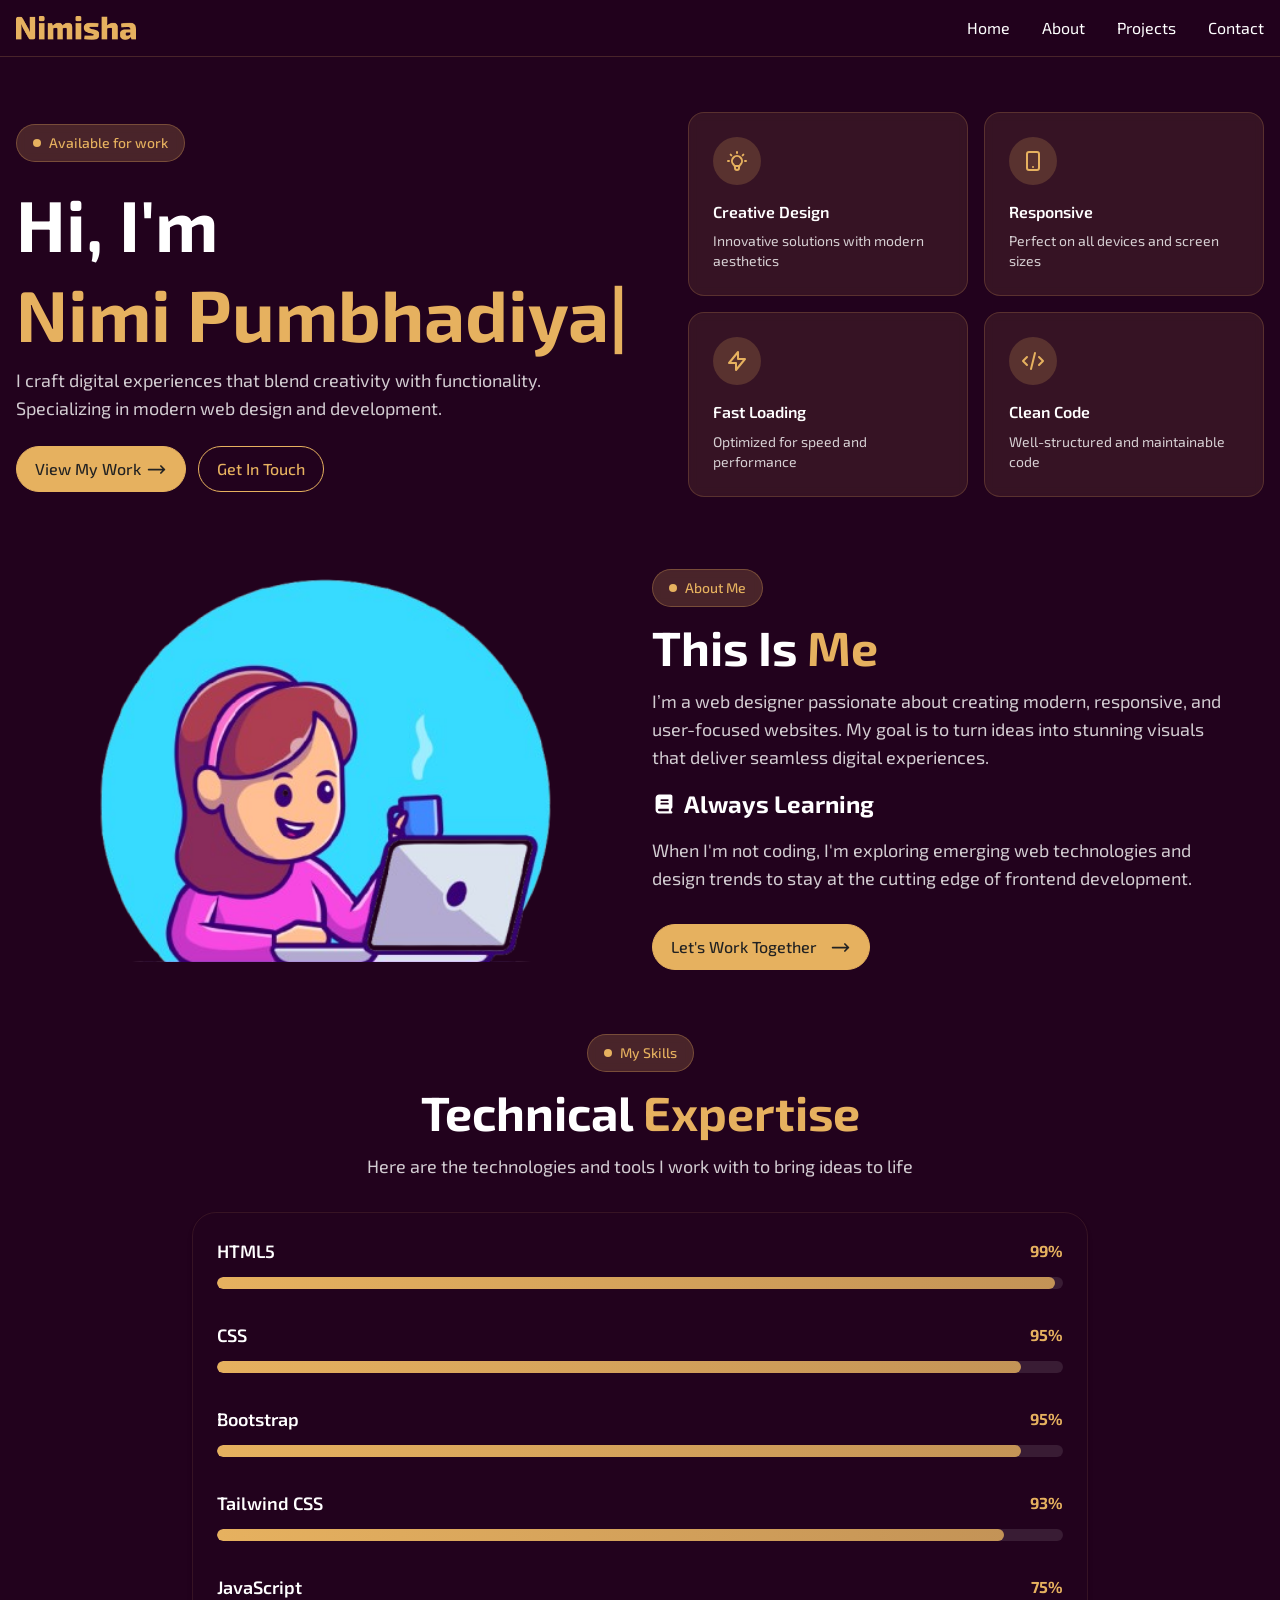
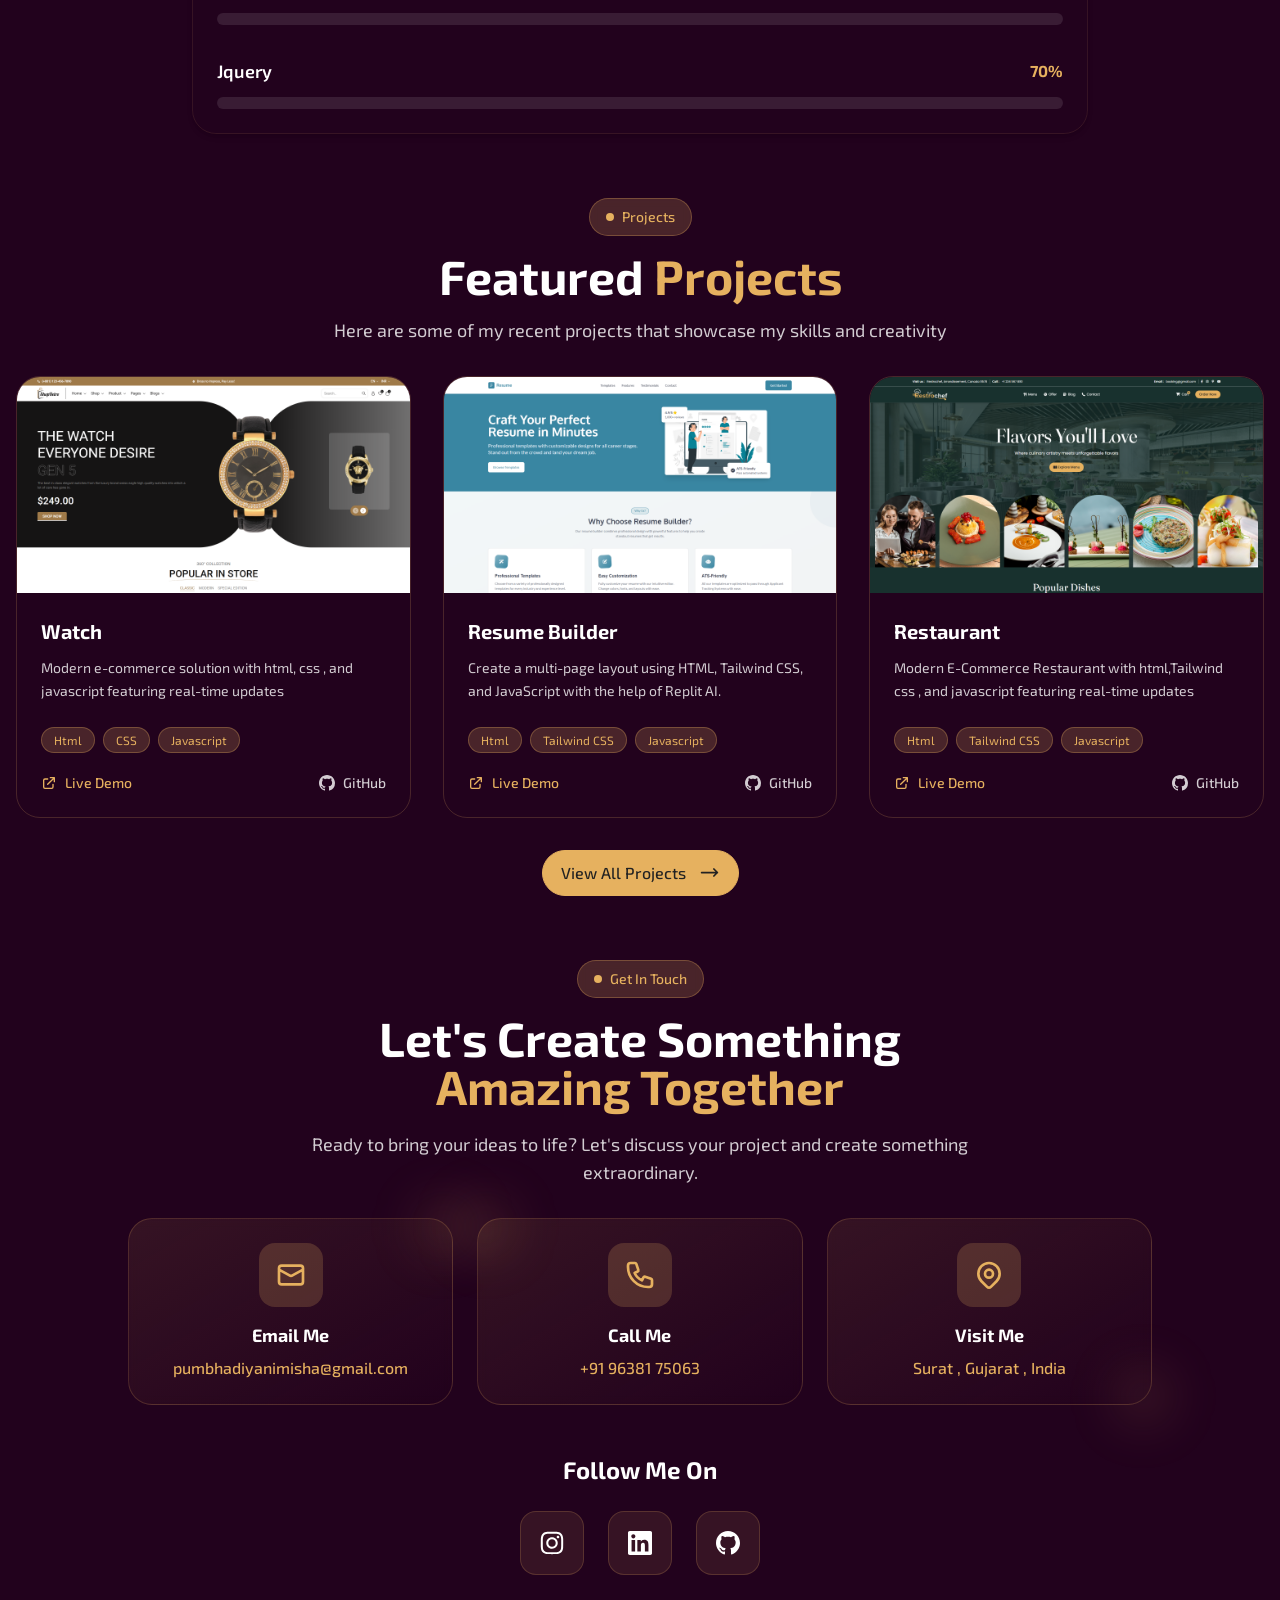
<file: src/index.html>
<!DOCTYPE html>
<html lang="en">
  <head>
    <meta charset="UTF-8" />
    <title>Nimisha | Portfolio</title>
    <meta name="author" content="Wordo" />
    <meta
      name="viewport"
      content="width=device-width, initial-scale=1.0, maximum-scale=1"
    />
    <meta
      name="description"
      content="Restaurant is a powerful dashboard addon by Wordo for managing food orders, reservations, and menus seamlessly."
    />
    <meta
      name="keywords"
      content="Restaurant, Food Dashboard, Restaurant Addon, Wordo, Restaurant Admin Panel, Food Order Management, Restaurant POS"
    />
    <link rel="icon" href="assets/images/favicon.png" />
    <link
      href="https://fonts.googleapis.com/css2?family=Exo+2:ital,wght@0,100..900;1,100..900&display=swap"
      rel="stylesheet"
    />
    <link rel="stylesheet" href="./assets/css/all.min.css" />
    <link rel="stylesheet" href="./assets/css/tailwind.css" />
    <link rel="stylesheet" href="./assets/css/responsive.css" />
  </head>

  <body>
    <!-- Header -->
    <header
      class="fixed top-0 left-0 w-full z-50 bg-accent/90 backdrop-blur-sm border-b border-primary/20"
    >
      <nav
        class="md:container w-full mx-auto px-4 py-4 flex items-center justify-between"
      >
        <a href="index.html" class="md:w-[120px] w-[100px] h-auto">
          <img
            src="assets/images/Nimisha.png"
            alt="Logo"
            class="w-full h-full object-scale-down"
          />
        </a>

        <!-- Desktop Navigation -->
        <ul class="hidden md:flex items-center space-x-8">
          <li>
            <a
              href="#home"
              class="text-white hover:text-primary transition-colors"
              >Home</a
            >
          </li>
          <li>
            <a
              href="#about"
              class="text-white hover:text-primary transition-colors"
              >About</a
            >
          </li>
          <li>
            <a
              href="#projects"
              class="text-white hover:text-primary transition-colors"
              >Projects</a
            >
          </li>
          <li>
            <a
              href="#contact"
              class="text-white hover:text-primary transition-colors"
              >Contact</a
            >
          </li>
        </ul>

        <!-- Mobile Menu Button -->
        <button
          id="mobile-menu-btn"
          class="md:hidden text-white hover:text-primary transition-colors"
        >
          <svg
            class="w-6 h-6"
            fill="none"
            stroke="currentColor"
            viewBox="0 0 24 24"
          >
            <path
              stroke-linecap="round"
              stroke-linejoin="round"
              stroke-width="2"
              d="M4 6h16M4 12h16M4 18h16"
            ></path>
          </svg>
        </button>
      </nav>

      <!-- Mobile Navigation -->
      <div
        id="mobile-menu"
        class="md:hidden hidden bg-accent border-t border-primary/20"
      >
        <ul class="px-4 py-4 space-y-4">
          <li>
            <a
              href="#home"
              class="block text-white hover:text-primary transition-colors"
              >Home</a
            >
          </li>
          <li>
            <a
              href="#about"
              class="block text-white hover:text-primary transition-colors"
              >About</a
            >
          </li>
          <li>
            <a
              href="#projects"
              class="block text-white hover:text-primary transition-colors"
              >Projects</a
            >
          </li>
          <li>
            <a
              href="#contact"
              class="block text-white hover:text-primary transition-colors"
              >Contact</a
            >
          </li>
        </ul>
      </div>
    </header>

    <!-- Main Content -->
    <main>
      <!-- Hero Section -->
      <section
        id="home"
        class="md:pt-28 pt-24 flex items-center justify-center relative overflow-hidden"
      >
        <div class="md:container w-full mx-auto px-4 relative z-10">
          <div
            class="flex flex-col lg:flex-row lg:items-center lg:grid lg:grid-cols-2 lg:gap-4 gap-8 lg:text-start text-center"
          >
            <div>
              <!-- Badge -->
              <div
                class="inline-flex leading-[1] items-center px-4 py-2 bg-primary/20 border border-primary/30 rounded-full text-primary md:text-sm text-[13px] font-medium mb-4 backdrop-blur-sm"
              >
                <span
                  class="w-2 h-2 bg-primary rounded-full mr-2 animate-pulse"
                ></span>
                Available for work
              </div>

              <!-- Main Heading -->
              <h2
                class="text-3xl sm:text-4xl md:text-5xl xl:text-7xl font-bold mb-2 !leading-tight"
              >
                Hi, I'm
                <span class="hero-title text-primary block"
                  ><span id="typewriter"></span
                  ><span class="cursor">|</span></span
                >
              </h2>
              <p
                class="md:text-lg text-base text-white/80 lg:mb-6 mb-4 lg:max-w-xl leading-relaxed"
              >
                I craft digital experiences that blend creativity with
                functionality. Specializing in modern web design and
                development.
              </p>

              <!-- CTA Buttons -->
              <div class="flex gap-3 lg:justify-start justify-center">
                <a href="#projects" class="btn-primary">
                  View My Work
                  <svg
                    class=""
                    fill="none"
                    stroke="currentColor"
                    viewBox="0 0 24 24"
                  >
                    <path
                      stroke-linecap="round"
                      stroke-linejoin="round"
                      stroke-width="2"
                      d="M17 8l4 4m0 0l-4 4m4-4H3"
                    ></path>
                  </svg>
                </a>
                <a href="#contact" class="btn-secondary"> Get In Touch </a>
              </div>
            </div>
            <div class="w-50">
              <!-- Features Grid -->
              <div
                class="grid sm:grid-cols-2 gap-4 lg:max-w-xl ms-auto md:pb-2"
              >
                <!-- Feature 1 -->
                <div
                  class="bg-primary/10 backdrop-blur-sm border border-primary/20 rounded-2xl lg:p-6 p-4 hover:bg-primary/20 transition-all duration-300 md:hover:scale-105"
                >
                  <div
                    class="md:w-12 md:h-12 w-10 h-10 bg-primary/20 rounded-full flex items-center justify-center md:mb-4 mb-3 lg:mx-0 mx-auto"
                  >
                    <svg
                      class="w-6 h-6 text-primary"
                      fill="none"
                      stroke="currentColor"
                      viewBox="0 0 24 24"
                    >
                      <path
                        stroke-linecap="round"
                        stroke-linejoin="round"
                        stroke-width="2"
                        d="M9.663 17h4.673M12 3v1m6.364 1.636l-.707.707M21 12h-1M4 12H3m3.343-5.657l-.707-.707m2.828 9.9a5 5 0 117.072 0l-.548.547A3.374 3.374 0 0014 18.469V19a2 2 0 11-4 0v-.531c0-.895-.356-1.754-.988-2.386l-.548-.547z"
                      ></path>
                    </svg>
                  </div>
                  <h3 class="text-white font-semibold mb-2">Creative Design</h3>
                  <p class="text-white/80 text-sm">
                    Innovative solutions with modern aesthetics
                  </p>
                </div>

                <!-- Feature 2 -->
                <div
                  class="bg-primary/10 backdrop-blur-sm border border-primary/20 rounded-2xl lg:p-6 p-4 hover:bg-primary/20 transition-all duration-300 md:hover:scale-105"
                >
                  <div
                    class="md:w-12 md:h-12 w-10 h-10 bg-primary/20 rounded-full flex items-center justify-center md:mb-4 mb-3 lg:mx-0 mx-auto"
                  >
                    <svg
                      class="w-6 h-6 text-primary"
                      fill="none"
                      stroke="currentColor"
                      viewBox="0 0 24 24"
                    >
                      <path
                        stroke-linecap="round"
                        stroke-linejoin="round"
                        stroke-width="2"
                        d="M12 18h.01M8 21h8a2 2 0 002-2V5a2 2 0 00-2-2H8a2 2 0 00-2 2v14a2 2 0 002 2z"
                      ></path>
                    </svg>
                  </div>
                  <h3 class="text-white font-semibold mb-2">Responsive</h3>
                  <p class="text-white/80 text-sm">
                    Perfect on all devices and screen sizes
                  </p>
                </div>

                <!-- Feature 3 -->
                <div
                  class="bg-primary/10 backdrop-blur-sm border border-primary/20 rounded-2xl lg:p-6 p-4 hover:bg-primary/20 transition-all duration-300 md:hover:scale-105"
                >
                  <div
                    class="md:w-12 md:h-12 w-10 h-10 bg-primary/20 rounded-full flex items-center justify-center md:mb-4 mb-3 lg:mx-0 mx-auto"
                  >
                    <svg
                      class="w-6 h-6 text-primary"
                      fill="none"
                      stroke="currentColor"
                      viewBox="0 0 24 24"
                    >
                      <path
                        stroke-linecap="round"
                        stroke-linejoin="round"
                        stroke-width="2"
                        d="M13 10V3L4 14h7v7l9-11h-7z"
                      ></path>
                    </svg>
                  </div>
                  <h3 class="text-white font-semibold mb-2">Fast Loading</h3>
                  <p class="text-white/80 text-sm">
                    Optimized for speed and performance
                  </p>
                </div>

                <!-- Feature 4 -->
                <div
                  class="bg-primary/10 backdrop-blur-sm border border-primary/20 rounded-2xl lg:p-6 p-4 hover:bg-primary/20 transition-all duration-300 md:hover:scale-105"
                >
                  <div
                    class="md:w-12 md:h-12 w-10 h-10 bg-primary/20 rounded-full flex items-center justify-center md:mb-4 mb-3 lg:mx-0 mx-auto"
                  >
                    <svg
                      class="w-6 h-6 text-primary"
                      fill="none"
                      stroke="currentColor"
                      viewBox="0 0 24 24"
                    >
                      <path
                        stroke-linecap="round"
                        stroke-linejoin="round"
                        stroke-width="2"
                        d="M10 20l4-16m4 4l4 4-4 4M6 16l-4-4 4-4"
                      ></path>
                    </svg>
                  </div>
                  <h3 class="text-white font-semibold mb-2">Clean Code</h3>
                  <p class="text-white/80 text-sm">
                    Well-structured and maintainable code
                  </p>
                </div>
              </div>
            </div>
          </div>
        </div>
      </section>

      <!-- About Section -->
      <section id="about" class="md:pt-16 pt-12 relative overflow-hidden">
        <div class="md:container w-full mx-auto px-4 relative z-10">
          <div class="grid md:grid-cols-2 md:gap-6 gap-5 items-center">
            <div class="relative pt-[63%]">
              <img
                src="assets/images/about.png"
                alt="Watch"
                class="absolute inset-0 w-full h-full object-cover rounded-3xl"
              />
            </div>
            <!-- Left Content -->
            <div class="md:max-w-xl md:text-start text-center">
              <div
                class="inline-flex leading-[1] items-center px-4 py-2 bg-primary/20 border border-primary/30 rounded-full text-primary md:text-sm text-[13px] font-medium backdrop-blur-sm mb-4"
              >
                <span class="w-2 h-2 bg-primary rounded-full mr-2"></span>
                About Me
              </div>

              <h2
                class="sm:text-4xl text-3xl md:text-5xl font-bold md:mb-4 mb-3 !leading-[1]"
              >
                This Is
                <span class="text-primary">Me</span>
              </h2>

              <p class="text-white/80 md:text-lg text-sm mb-4 leading-relaxed">
                I’m a web designer passionate about creating modern, responsive,
                and user-focused websites. My goal is to turn ideas into
                stunning visuals that deliver seamless digital experiences.
              </p>
              <div
                class="flex items-center md:justify-start justify-center gap-2 md:mb-4 mb-3"
              >
                <svg
                  xmlns="http://www.w3.org/2000/svg"
                  viewBox="0 0 640 640"
                  class="w-6 h-6"
                  fill="currentColor"
                >
                  <path
                    d="M480 576L192 576C139 576 96 533 96 480L96 160C96 107 139 64 192 64L496 64C522.5 64 544 85.5 544 112L544 400C544 420.9 530.6 438.7 512 445.3L512 512C529.7 512 544 526.3 544 544C544 561.7 529.7 576 512 576L480 576zM192 448C174.3 448 160 462.3 160 480C160 497.7 174.3 512 192 512L448 512L448 448L192 448zM224 216C224 229.3 234.7 240 248 240L424 240C437.3 240 448 229.3 448 216C448 202.7 437.3 192 424 192L248 192C234.7 192 224 202.7 224 216zM248 288C234.7 288 224 298.7 224 312C224 325.3 234.7 336 248 336L424 336C437.3 336 448 325.3 448 312C448 298.7 437.3 288 424 288L248 288z"
                  />
                </svg>
                <h3 class="md:text-2xl text-xl font-bold">Always Learning</h3>
              </div>
              <p
                class="text-white/80 md:text-lg text-sm md:mb-8 mb-4 leading-relaxed"
              >
                When I'm not coding, I'm exploring emerging web technologies and
                design trends to stay at the cutting edge of frontend
                development.
              </p>

              <a href="#contact" class="btn-primary">
                Let's Work Together
                <svg
                  class="ml-2 w-4 h-4"
                  fill="none"
                  stroke="currentColor"
                  viewBox="0 0 24 24"
                >
                  <path
                    stroke-linecap="round"
                    stroke-linejoin="round"
                    stroke-width="2"
                    d="M17 8l4 4m0 0l-4 4m4-4H3"
                  ></path>
                </svg>
              </a>
            </div>
          </div>
        </div>
      </section>

      <!-- Skills Section -->
      <section id="skills" class="md:pt-16 pt-12 relative">
        <div class="md:container w-full mx-auto px-4">
          <!-- Section Header -->
          <div class="text-center md:mb-8 mb-5">
            <div
              class="inline-flex leading-[1] items-center px-4 py-2 bg-primary/20 border border-primary/30 rounded-full text-primary md:text-sm text-[13px] font-medium backdrop-blur-sm mb-4"
            >
              <span class="w-2 h-2 bg-primary rounded-full mr-2"></span>
              My Skills
            </div>
            <h2
              class="sm:text-4xl text-3xl md:text-5xl font-bold md:mb-4 mb-3 !leading-[1]"
            >
              Technical <span class="text-primary">Expertise</span>
            </h2>
            <p class="text-white/80 md:text-lg text-sm md:max-w-2xl mx-auto">
              Here are the technologies and tools I work with to bring ideas to
              life
            </p>
          </div>
          <!-- Left Column -->
          <div
            class="md:space-y-8 space-y-5 max-w-4xl mx-auto md:p-6 p-4 border border-primary/10 rounded-3xl shadow-md"
          >
            <div>
              <div class="flex justify-between items-center md:mb-3 mb-2">
                <span class="text-white font-semibold md:text-lg text-base"
                  >HTML5</span
                >
                <span class="text-primary font-bold">99%</span>
              </div>
              <div class="w-full bg-white/10 rounded-full h-3 overflow-hidden">
                <div
                  class="progress-bar bg-gradient-to-r from-primary to-primary/80 h-full rounded-full transition-all duration-1000 ease-out"
                  data-width="99"
                  style="width: 0%"
                ></div>
              </div>
            </div>
            <div>
              <div class="flex justify-between items-center md:mb-3 mb-2">
                <span class="text-white font-semibold md:text-lg text-base"
                  >CSS</span
                >
                <span class="text-primary font-bold">95%</span>
              </div>
              <div class="w-full bg-white/10 rounded-full h-3 overflow-hidden">
                <div
                  class="progress-bar bg-gradient-to-r from-primary to-primary/80 h-full rounded-full transition-all duration-1000 ease-out"
                  data-width="95"
                  style="width: 0%"
                ></div>
              </div>
            </div>
            <div>
              <div class="flex justify-between items-center md:mb-3 mb-2">
                <span class="text-white font-semibold md:text-lg text-base"
                  >Bootstrap</span
                >
                <span class="text-primary font-bold">95%</span>
              </div>
              <div class="w-full bg-white/10 rounded-full h-3 overflow-hidden">
                <div
                  class="progress-bar bg-gradient-to-r from-primary to-primary/80 h-full rounded-full transition-all duration-1000 ease-out"
                  data-width="95"
                  style="width: 0%"
                ></div>
              </div>
            </div>
            <div>
              <div class="flex justify-between items-center md:mb-3 mb-2">
                <span class="text-white font-semibold md:text-lg text-base"
                  >Tailwind CSS</span
                >
                <span class="text-primary font-bold">93%</span>
              </div>
              <div class="w-full bg-white/10 rounded-full h-3 overflow-hidden">
                <div
                  class="progress-bar bg-gradient-to-r from-primary to-primary/80 h-full rounded-full transition-all duration-1000 ease-out"
                  data-width="93"
                  style="width: 0%"
                ></div>
              </div>
            </div>
            <div>
              <div class="flex justify-between items-center md:mb-3 mb-2">
                <span class="text-white font-semibold md:text-lg text-base"
                  >JavaScript</span
                >
                <span class="text-primary font-bold">75%</span>
              </div>
              <div class="w-full bg-white/10 rounded-full h-3 overflow-hidden">
                <div
                  class="progress-bar bg-gradient-to-r from-primary to-primary/80 h-full rounded-full transition-all duration-1000 ease-out"
                  data-width="75"
                  style="width: 0%"
                ></div>
              </div>
            </div>
            <div>
              <div class="flex justify-between items-center md:mb-3 mb-2">
                <span class="text-white font-semibold md:text-lg text-base"
                  >Jquery</span
                >
                <span class="text-primary font-bold">70%</span>
              </div>
              <div class="w-full bg-white/10 rounded-full h-3 overflow-hidden">
                <div
                  class="progress-bar bg-gradient-to-r from-primary to-primary/80 h-full rounded-full transition-all duration-1000 ease-out"
                  data-width="70"
                  style="width: 0%"
                ></div>
              </div>
            </div>
          </div>
        </div>
      </section>

      <!-- Projects Section -->
      <section id="projects" class="md:py-16 py-12">
        <!-- Background Elements -->
        <div class="md:container w-full mx-auto px-4">
          <!-- Section Header -->
          <div class="text-center md:mb-8 mb-5">
            <div
              class="inline-flex leading-[1] items-center px-4 py-2 bg-primary/20 border border-primary/30 rounded-full text-primary md:text-sm text-[13px] font-medium backdrop-blur-sm mb-4"
            >
              <span class="w-2 h-2 bg-primary rounded-full mr-2"></span>
              Projects
            </div>
            <h2
              class="sm:text-4xl text-3xl md:text-5xl font-bold md:mb-4 mb-3 !leading-[1]"
            >
              Featured <span class="text-primary">Projects</span>
            </h2>
            <p class="text-white/80 md:text-lg text-sm md:max-w-2xl mx-auto">
              Here are some of my recent projects that showcase my skills and
              creativity
            </p>
          </div>

          <div class="grid sm:grid-cols-2 lg:grid-cols-3 md:gap-8 gap-6">
            <!-- Project 1 -->
            <div
              class="project-card border border-primary/20 rounded-3xl overflow-hidden"
            >
              <div class="flex flex-col h-full">
                <div class="relative pt-[55%] overflow-hidden">
                  <img
                    src="./assets/images/project-1.png"
                    alt="Project 1"
                    class="absolute inset-0 w-full h-full object-cover object-top hover:object-bottom transition-all duration-[3s]"
                  />
                </div>
                <div class="md:p-6 p-4 relative h-full flex flex-col flex-1">
                  <div class="h-full">
                    <h3
                      class="text-xl font-bold text-white mb-3 group-hover:text-primary transition-colors duration-300"
                    >
                      Watch
                    </h3>
                    <p
                      class="text-white/80 text-sm md:mb-6 mb-4 leading-relaxed"
                    >
                      Modern e-commerce solution with html, css , and javascript
                      featuring real-time updates
                    </p>

                    <div class="flex flex-wrap gap-2 md:mb-5 mb-4">
                      <span
                        class="px-3 py-1 bg-primary/20 text-primary text-xs rounded-full border border-primary/30 hover:bg-primary/30 transition-colors duration-500"
                        >Html</span
                      >
                      <span
                        class="px-3 py-1 bg-primary/20 text-primary text-xs rounded-full border border-primary/30 hover:bg-primary/30 transition-colors duration-500"
                        >CSS</span
                      >
                      <span
                        class="px-3 py-1 bg-primary/20 text-primary text-xs rounded-full border border-primary/30 hover:bg-primary/30 transition-colors duration-500"
                        >Javascript</span
                      >
                    </div>
                  </div>
                  <div class="flex justify-between items-center">
                    <a
                      href="https://nimi-pumbhadiya.github.io/Watch-/"
                      target="_blank"
                      class="flex items-center gap-2 text-primary hover:text-primary/80 text-sm font-medium group/link"
                    >
                      <svg
                        class="w-4 h-4 group-hover/link:translate-x-1 transition-transform"
                        fill="none"
                        stroke="currentColor"
                        viewBox="0 0 24 24"
                      >
                        <path
                          stroke-linecap="round"
                          stroke-linejoin="round"
                          stroke-width="2"
                          d="M10 6H6a2 2 0 00-2 2v10a2 2 0 002 2h10a2 2 0 002-2v-4M14 4h6m0 0v6m0-6L10 14"
                        ></path>
                      </svg>
                      Live Demo
                    </a>
                    <a
                      href="https://github.com/Nimi-Pumbhadiya/Watch-"
                      target="_blank"
                      class="flex items-center gap-2 text-white/80 hover:text-white text-sm font-medium group/link btn-code"
                    >
                      <svg
                        class="w-4 h-4 group-hover/link:scale-110 transition-transform"
                        fill="currentColor"
                        viewBox="0 0 24 24"
                      >
                        <path
                          d="M12 0C5.37 0 0 5.37 0 12c0 5.31 3.435 9.795 8.205 11.385.6.105.825-.255.825-.57 0-.285-.015-1.23-.015-2.235-3.015.555-3.795-.735-4.035-1.41-.135-.345-.72-1.41-1.23-1.695-.42-.225-1.02-.78-.015-.795.945-.015 1.62.87 1.845 1.23 1.08 1.815 2.805 1.305 3.495.99.105-.78.42-1.305.765-1.605-2.67-.3-5.46-1.335-5.46-5.925 0-1.305.465-2.385 1.23-3.225-.12-.3-.54-1.53.12-3.18 0 0 1.005-.315 3.3 1.23.96-.27 1.98-.405 3-.405s2.04.135 3 .405c2.295-1.56 3.3-1.23 3.3-1.23.66 1.65.24 2.88.12 3.18.765.84 1.23 1.905 1.23 3.225 0 4.605-2.805 5.625-5.475 5.925.435.375.81 1.095.81 2.22 0 1.605-.015 2.895-.015 3.3 0 .315.225.69.825.57A12.02 12.02 0 0024 12c0-6.63-5.37-12-12-12z"
                        />
                      </svg>
                      GitHub
                    </a>
                  </div>
                </div>
              </div>
            </div>
            <div
              class="project-card border border-primary/20 rounded-3xl overflow-hidden"
            >
              <div class="flex flex-col h-full">
                <div class="relative pt-[55%] overflow-hidden">
                  <img
                    src="./assets/images/project-2.png"
                    alt="Project 1"
                    class="absolute inset-0 w-full h-full object-cover object-top hover:object-bottom transition-all duration-[3s]"
                  />
                </div>
                <div class="md:p-6 p-4 relative h-full flex flex-col flex-1">
                  <div class="h-full">
                    <h3
                      class="text-xl font-bold text-white mb-3 group-hover:text-primary transition-colors duration-300"
                    >
                      Resume Builder
                    </h3>
                    <p
                      class="text-white/80 text-sm md:mb-6 mb-4 leading-relaxed"
                    >
                      Create a multi-page layout using HTML, Tailwind CSS, and
                      JavaScript with the help of Replit AI.
                    </p>

                    <div class="flex flex-wrap gap-2 md:mb-5 mb-4">
                      <span
                        class="px-3 py-1 bg-primary/20 text-primary text-xs rounded-full border border-primary/30 hover:bg-primary/30 transition-colors duration-500"
                        >Html</span
                      >
                      <span
                        class="px-3 py-1 bg-primary/20 text-primary text-xs rounded-full border border-primary/30 hover:bg-primary/30 transition-colors duration-500"
                        >Tailwind CSS</span
                      >
                      <span
                        class="px-3 py-1 bg-primary/20 text-primary text-xs rounded-full border border-primary/30 hover:bg-primary/30 transition-colors duration-500"
                        >Javascript</span
                      >
                    </div>
                  </div>
                  <div class="flex justify-between items-center">
                    <a
                      href="https://nimi-pumbhadiya.github.io/Resume-Builder/"
                      target="_blank"
                      class="flex items-center gap-2 text-primary hover:text-primary/80 text-sm font-medium group/link"
                    >
                      <svg
                        class="w-4 h-4 group-hover/link:translate-x-1 transition-transform"
                        fill="none"
                        stroke="currentColor"
                        viewBox="0 0 24 24"
                      >
                        <path
                          stroke-linecap="round"
                          stroke-linejoin="round"
                          stroke-width="2"
                          d="M10 6H6a2 2 0 00-2 2v10a2 2 0 002 2h10a2 2 0 002-2v-4M14 4h6m0 0v6m0-6L10 14"
                        ></path>
                      </svg>
                      Live Demo
                    </a>
                    <a
                      href="https://github.com/Nimi-Pumbhadiya/Resume-Builder"
                      target="_blank"
                      class="flex items-center gap-2 text-white/80 hover:text-white text-sm font-medium group/link btn-code"
                    >
                      <svg
                        class="w-4 h-4 group-hover/link:scale-110 transition-transform"
                        fill="currentColor"
                        viewBox="0 0 24 24"
                      >
                        <path
                          d="M12 0C5.37 0 0 5.37 0 12c0 5.31 3.435 9.795 8.205 11.385.6.105.825-.255.825-.57 0-.285-.015-1.23-.015-2.235-3.015.555-3.795-.735-4.035-1.41-.135-.345-.72-1.41-1.23-1.695-.42-.225-1.02-.78-.015-.795.945-.015 1.62.87 1.845 1.23 1.08 1.815 2.805 1.305 3.495.99.105-.78.42-1.305.765-1.605-2.67-.3-5.46-1.335-5.46-5.925 0-1.305.465-2.385 1.23-3.225-.12-.3-.54-1.53.12-3.18 0 0 1.005-.315 3.3 1.23.96-.27 1.98-.405 3-.405s2.04.135 3 .405c2.295-1.56 3.3-1.23 3.3-1.23.66 1.65.24 2.88.12 3.18.765.84 1.23 1.905 1.23 3.225 0 4.605-2.805 5.625-5.475 5.925.435.375.81 1.095.81 2.22 0 1.605-.015 2.895-.015 3.3 0 .315.225.69.825.57A12.02 12.02 0 0024 12c0-6.63-5.37-12-12-12z"
                        />
                      </svg>
                      GitHub
                    </a>
                  </div>
                </div>
              </div>
            </div>
            <div
              class="project-card border border-primary/20 rounded-3xl overflow-hidden"
            >
              <div class="flex flex-col h-full">
                <div class="relative pt-[55%] overflow-hidden">
                  <img
                    src="./assets/images/project-3.png"
                    alt="Project 1"
                    class="absolute inset-0 w-full h-full object-cover object-top hover:object-bottom transition-all duration-[3s]"
                  />
                </div>
                <div class="md:p-6 p-4 relative h-full flex flex-col flex-1">
                  <div class="h-full">
                    <h3
                      class="text-xl font-bold text-white mb-3 group-hover:text-primary transition-colors duration-300"
                    >
                      Restaurant
                    </h3>
                    <p
                      class="text-white/80 text-sm md:mb-6 mb-4 leading-relaxed"
                    >
                      Modern E-Commerce Restaurant with html,Tailwind css , and
                      javascript featuring real-time updates
                    </p>

                    <div class="flex flex-wrap gap-2 md:mb-5 mb-4">
                      <span
                        class="px-3 py-1 bg-primary/20 text-primary text-xs rounded-full border border-primary/30 hover:bg-primary/30 transition-colors duration-500"
                        >Html</span
                      >
                      <span
                        class="px-3 py-1 bg-primary/20 text-primary text-xs rounded-full border border-primary/30 hover:bg-primary/30 transition-colors duration-500"
                        >Tailwind CSS</span
                      >
                      <span
                        class="px-3 py-1 bg-primary/20 text-primary text-xs rounded-full border border-primary/30 hover:bg-primary/30 transition-colors duration-500"
                        >Javascript</span
                      >
                    </div>
                  </div>
                  <div class="flex justify-between items-center">
                    <a
                      href="https://nimi-pumbhadiya.github.io/restaurant/cart.html"
                      target="_blank"
                      class="flex items-center gap-2 text-primary hover:text-primary/80 text-sm font-medium group/link"
                    >
                      <svg
                        class="w-4 h-4 group-hover/link:translate-x-1 transition-transform"
                        fill="none"
                        stroke="currentColor"
                        viewBox="0 0 24 24"
                      >
                        <path
                          stroke-linecap="round"
                          stroke-linejoin="round"
                          stroke-width="2"
                          d="M10 6H6a2 2 0 00-2 2v10a2 2 0 002 2h10a2 2 0 002-2v-4M14 4h6m0 0v6m0-6L10 14"
                        ></path>
                      </svg>
                      Live Demo
                    </a>
                    <a
                      href="https://github.com/Nimi-Pumbhadiya/restaurant"
                      target="_blank"
                      class="flex items-center gap-2 text-white/80 hover:text-white text-sm font-medium group/link btn-code"
                    >
                      <svg
                        class="w-4 h-4 group-hover/link:scale-110 transition-transform"
                        fill="currentColor"
                        viewBox="0 0 24 24"
                      >
                        <path
                          d="M12 0C5.37 0 0 5.37 0 12c0 5.31 3.435 9.795 8.205 11.385.6.105.825-.255.825-.57 0-.285-.015-1.23-.015-2.235-3.015.555-3.795-.735-4.035-1.41-.135-.345-.72-1.41-1.23-1.695-.42-.225-1.02-.78-.015-.795.945-.015 1.62.87 1.845 1.23 1.08 1.815 2.805 1.305 3.495.99.105-.78.42-1.305.765-1.605-2.67-.3-5.46-1.335-5.46-5.925 0-1.305.465-2.385 1.23-3.225-.12-.3-.54-1.53.12-3.18 0 0 1.005-.315 3.3 1.23.96-.27 1.98-.405 3-.405s2.04.135 3 .405c2.295-1.56 3.3-1.23 3.3-1.23.66 1.65.24 2.88.12 3.18.765.84 1.23 1.905 1.23 3.225 0 4.605-2.805 5.625-5.475 5.925.435.375.81 1.095.81 2.22 0 1.605-.015 2.895-.015 3.3 0 .315.225.69.825.57A12.02 12.02 0 0024 12c0-6.63-5.37-12-12-12z"
                        />
                      </svg>
                      GitHub
                    </a>
                  </div>
                </div>
              </div>
            </div>
          </div>

          <div class="text-center md:mt-8 mt-6">
            <a
              href="project.html"
              class="btn-primary inline-flex items-center gap-2"
            >
              View All Projects
              <svg
                class="ml-2 w-5 h-5"
                fill="none"
                stroke="currentColor"
                viewBox="0 0 24 24"
              >
                <path
                  stroke-linecap="round"
                  stroke-linejoin="round"
                  stroke-width="2"
                  d="M17 8l4 4m0 0l-4 4m4-4H3"
                ></path>
              </svg>
            </a>
          </div>
        </div>
      </section>

      <!-- Contact Section -->
      <section id="contact" class="md:pb-16 pb-12 relative overflow-hidden">
        <div class="md:container w-full mx-auto px-4 relative z-10">
          <!-- Section Header -->
          <div class="text-center md:mb-8 mb-5">
            <div
              class="inline-flex leading-[1] items-center px-4 py-2 bg-primary/20 border border-primary/30 rounded-full text-primary md:text-sm text-[13px] font-medium backdrop-blur-sm mb-4"
            >
              <span class="w-2 h-2 bg-primary rounded-full mr-2"></span>
              Get In Touch
            </div>
            <h2
              class="sm:text-4xl text-3xl md:text-5xl font-bold md:mb-5 mb-3 !leading-[1]"
            >
              Let's Create Something
              <span class="text-primary block">Amazing Together</span>
            </h2>
            <p class="text-white/80 md:text-lg text-sm md:max-w-2xl mx-auto">
              Ready to bring your ideas to life? Let's discuss your project and
              create something extraordinary.
            </p>
          </div>

          <!-- Contact Grid -->
          <div class="max-w-5xl mx-auto">
            <div class="grid sm:grid-cols-3 md:gap-6 gap-4 md:mb-12 mb-8">
              <!-- Email Card -->
              <div
                class="group relative bg-gradient-to-br from-primary/10 via-primary/5 to-transparent backdrop-blur-sm border border-primary/20 rounded-3xl md:p-6 p-4 text-center hover:border-primary/40 transition-all duration-500 md:hover:scale-105"
              >
                <div
                  class="absolute -top-6 -right-6 w-16 h-16 bg-primary/10 rounded-full blur-xl animate-pulse"
                ></div>
                <div
                  class="md:w-16 md:h-16 w-12 h-12 mx-auto mb-4 bg-primary/20 rounded-2xl flex items-center justify-center group-hover:rotate-12 transition-transform duration-300"
                >
                  <svg
                    class="md:w-8 md:h-8 w-6 h-6 text-primary"
                    fill="none"
                    stroke="currentColor"
                    viewBox="0 0 24 24"
                  >
                    <path
                      stroke-linecap="round"
                      stroke-linejoin="round"
                      stroke-width="2"
                      d="M3 8l7.89 4.26a2 2 0 002.22 0L21 8M5 19h14a2 2 0 002-2V7a2 2 0 00-2-2H5a2 2 0 00-2 2v10a2 2 0 002 2z"
                    ></path>
                  </svg>
                </div>
                <h3 class="text-white font-bold text-lg mb-2">Email Me</h3>
                <p class="text-primary font-medium">
                  <a
                    href="mailto:pumbhadiyanimisha@gmail.com"
                    class="break-words"
                    >pumbhadiyanimisha@gmail.com</a
                  >
                </p>
              </div>

              <div
                class="group relative bg-gradient-to-br from-primary/10 via-primary/5 to-transparent backdrop-blur-sm border border-primary/20 rounded-3xl md:p-6 p-4 text-center hover:border-primary/40 transition-all duration-500 md:hover:scale-105"
              >
                <div
                  class="absolute -top-6 -left-6 w-16 h-16 bg-primary/10 rounded-full blur-xl animate-pulse delay-500"
                ></div>
                <div
                  class="md:w-16 md:h-16 w-12 h-12 mx-auto mb-4 bg-primary/20 rounded-2xl flex items-center justify-center group-hover:-rotate-12 transition-transform duration-300"
                >
                  <svg
                    class="md:w-8 md:h-8 w-6 h-6 text-primary"
                    fill="none"
                    stroke="currentColor"
                    viewBox="0 0 24 24"
                  >
                    <path
                      stroke-linecap="round"
                      stroke-linejoin="round"
                      stroke-width="2"
                      d="M3 5a2 2 0 012-2h3.28a1 1 0 01.948.684l1.498 4.493a1 1 0 01-.502 1.21l-2.257 1.13a11.042 11.042 0 005.516 5.516l1.13-2.257a1 1 0 011.21-.502l4.493 1.498a1 1 0 01.684.949V19a2 2 0 01-2 2h-1C9.716 21 3 14.284 3 6V5z"
                    ></path>
                  </svg>
                </div>
                <h3 class="text-white font-bold text-lg mb-2">Call Me</h3>
                <p class="text-primary font-medium">
                  <a href="tel:+91 96381 75063">+91 96381 75063</a>
                </p>
              </div>
              <div
                class="group relative bg-gradient-to-br from-primary/10 via-primary/5 to-transparent backdrop-blur-sm border border-primary/20 rounded-3xl md:p-6 p-4 text-center hover:border-primary/40 transition-all duration-500 md:hover:scale-105"
              >
                <div
                  class="absolute -bottom-6 -right-6 w-16 h-16 bg-primary/10 rounded-full blur-xl animate-pulse delay-1000"
                ></div>
                <div
                  class="md:w-16 md:h-16 w-12 h-12 mx-auto mb-4 bg-primary/20 rounded-2xl flex items-center justify-center group-hover:rotate-12 transition-transform duration-300"
                >
                  <svg
                    class="md:w-8 md:h-8 w-6 h-6 text-primary"
                    fill="none"
                    stroke="currentColor"
                    viewBox="0 0 24 24"
                  >
                    <path
                      stroke-linecap="round"
                      stroke-linejoin="round"
                      stroke-width="2"
                      d="M17.657 16.657L13.414 20.9a1.998 1.998 0 01-2.827 0l-4.244-4.243a8 8 0 1111.314 0z"
                    ></path>
                    <path
                      stroke-linecap="round"
                      stroke-linejoin="round"
                      stroke-width="2"
                      d="M15 11a3 3 0 11-6 0 3 3 0 016 0z"
                    ></path>
                  </svg>
                </div>
                <h3 class="text-white font-bold text-lg mb-2">Visit Me</h3>
                <p class="text-primary font-medium">Surat , Gujarat , India</p>
              </div>
            </div>

            <!-- Social Links Section -->
            <div class="text-center">
              <h3 class="md:text-2xl text-xl font-bold text-white md:mb-6 mb-4">
                Follow Me On
              </h3>
              <div class="flex justify-center md:gap-6 gap-4">
                <a
                  href="javasvript:void(0)"
                  class="group relative md:w-16 md:h-16 w-14 h-14 bg-primary/10 border border-primary/20 rounded-2xl flex items-center justify-center hover:bg-primary hover:text-accent transition-all duration-300 hover:scale-110 hover:rotate-12"
                >
                  <div
                    class="absolute inset-0 bg-primary/20 rounded-2xl blur-lg opacity-0 group-hover:opacity-100 transition-opacity duration-300"
                  ></div>
                  <svg
                    xmlns="http://www.w3.org/2000/svg"
                    viewBox="0 0 640 640"
                    class="w-8 h-8 relative z-10"
                    fill="currentColor"
                  >
                    <path
                      d="M320.3 205C256.8 204.8 205.2 256.2 205 319.7C204.8 383.2 256.2 434.8 319.7 435C383.2 435.2 434.8 383.8 435 320.3C435.2 256.8 383.8 205.2 320.3 205zM319.7 245.4C360.9 245.2 394.4 278.5 394.6 319.7C394.8 360.9 361.5 394.4 320.3 394.6C279.1 394.8 245.6 361.5 245.4 320.3C245.2 279.1 278.5 245.6 319.7 245.4zM413.1 200.3C413.1 185.5 425.1 173.5 439.9 173.5C454.7 173.5 466.7 185.5 466.7 200.3C466.7 215.1 454.7 227.1 439.9 227.1C425.1 227.1 413.1 215.1 413.1 200.3zM542.8 227.5C541.1 191.6 532.9 159.8 506.6 133.6C480.4 107.4 448.6 99.2 412.7 97.4C375.7 95.3 264.8 95.3 227.8 97.4C192 99.1 160.2 107.3 133.9 133.5C107.6 159.7 99.5 191.5 97.7 227.4C95.6 264.4 95.6 375.3 97.7 412.3C99.4 448.2 107.6 480 133.9 506.2C160.2 532.4 191.9 540.6 227.8 542.4C264.8 544.5 375.7 544.5 412.7 542.4C448.6 540.7 480.4 532.5 506.6 506.2C532.8 480 541 448.2 542.8 412.3C544.9 375.3 544.9 264.5 542.8 227.5zM495 452C487.2 471.6 472.1 486.7 452.4 494.6C422.9 506.3 352.9 503.6 320.3 503.6C287.7 503.6 217.6 506.2 188.2 494.6C168.6 486.8 153.5 471.7 145.6 452C133.9 422.5 136.6 352.5 136.6 319.9C136.6 287.3 134 217.2 145.6 187.8C153.4 168.2 168.5 153.1 188.2 145.2C217.7 133.5 287.7 136.2 320.3 136.2C352.9 136.2 423 133.6 452.4 145.2C472 153 487.1 168.1 495 187.8C506.7 217.3 504 287.3 504 319.9C504 352.5 506.7 422.6 495 452z"
                    />
                  </svg>
                </a>
                <a
                  href="javascript:void(0)"
                  class="group relative md:w-16 md:h-16 w-14 h-14 bg-primary/10 border border-primary/20 rounded-2xl flex items-center justify-center hover:bg-primary hover:text-accent transition-all duration-300 hover:scale-110 hover:rotate-12"
                >
                  <div
                    class="absolute inset-0 bg-primary/20 rounded-2xl blur-lg opacity-0 group-hover:opacity-100 transition-opacity duration-300"
                  ></div>
                  <svg
                    class="w-6 h-6 relative z-10"
                    fill="currentColor"
                    viewBox="0 0 24 24"
                  >
                    <path
                      d="M20.447 20.452h-3.554v-5.569c0-1.328-.027-3.037-1.852-3.037-1.853 0-2.136 1.445-2.136 2.939v5.667H9.351V9h3.414v1.561h.046c.477-.9 1.637-1.85 3.37-1.85 3.601 0 4.267 2.37 4.267 5.455v6.286zM5.337 7.433c-1.144 0-2.063-.926-2.063-2.065 0-1.138.92-2.063 2.063-2.063 1.14 0 2.064.925 2.064 2.063 0 1.139-.925 2.065-2.064 2.065zm1.782 13.019H3.555V9h3.564v11.452zM22.225 0H1.771C.792 0 0 .774 0 1.729v20.542C0 23.227.792 24 1.771 24h20.451C23.2 24 24 23.227 24 22.271V1.729C24 .774 23.2 0 22.222 0h.003z"
                    />
                  </svg>
                </a>
                <a
                  href="javascript:void(0)"
                  class="group relative md:w-16 md:h-16 w-14 h-14 bg-primary/10 border border-primary/20 rounded-2xl flex items-center justify-center hover:bg-primary hover:text-accent transition-all duration-300 hover:scale-110 hover:rotate-12"
                >
                  <div
                    class="absolute inset-0 bg-primary/20 rounded-2xl blur-lg opacity-0 group-hover:opacity-100 transition-opacity duration-300"
                  ></div>
                  <svg
                    class="w-6 h-6 relative z-10"
                    fill="currentColor"
                    viewBox="0 0 24 24"
                  >
                    <path
                      d="M12 0c-6.626 0-12 5.373-12 12 0 5.302 3.438 9.8 8.207 11.387.599.111.793-.261.793-.577v-2.234c-3.338.726-4.033-1.416-4.033-1.416-.546-1.387-1.333-1.756-1.333-1.756-1.089-.745.083-.729.083-.729 1.205.084 1.839 1.237 1.839 1.237 1.07 1.834 2.807 1.304 3.492.997.107-.775.418-1.305.762-1.604-2.665-.305-5.467-1.334-5.467-5.931 0-1.311.469-2.381 1.236-3.221-.124-.303-.535-1.524.117-3.176 0 0 1.008-.322 3.301 1.23.957-.266 1.983-.399 3.003-.404 1.02.005 2.047.138 3.006.404 2.291-1.552 3.297-1.23 3.297-1.23.653 1.653.242 2.874.118 3.176.77.84 1.235 1.911 1.235 3.221 0 4.609-2.807 5.624-5.479 5.921.43.372.823 1.102.823 2.222v3.293c0 .319.192.694.801.576 4.765-1.589 8.199-6.086 8.199-11.386 0-6.627-5.373-12-12-12z"
                    />
                  </svg>
                </a>
              </div>
            </div>
          </div>
        </div>
      </section>
    </main>

    <script src="./assets/js/main.js" defer></script>
  </body>
</html>
</file>
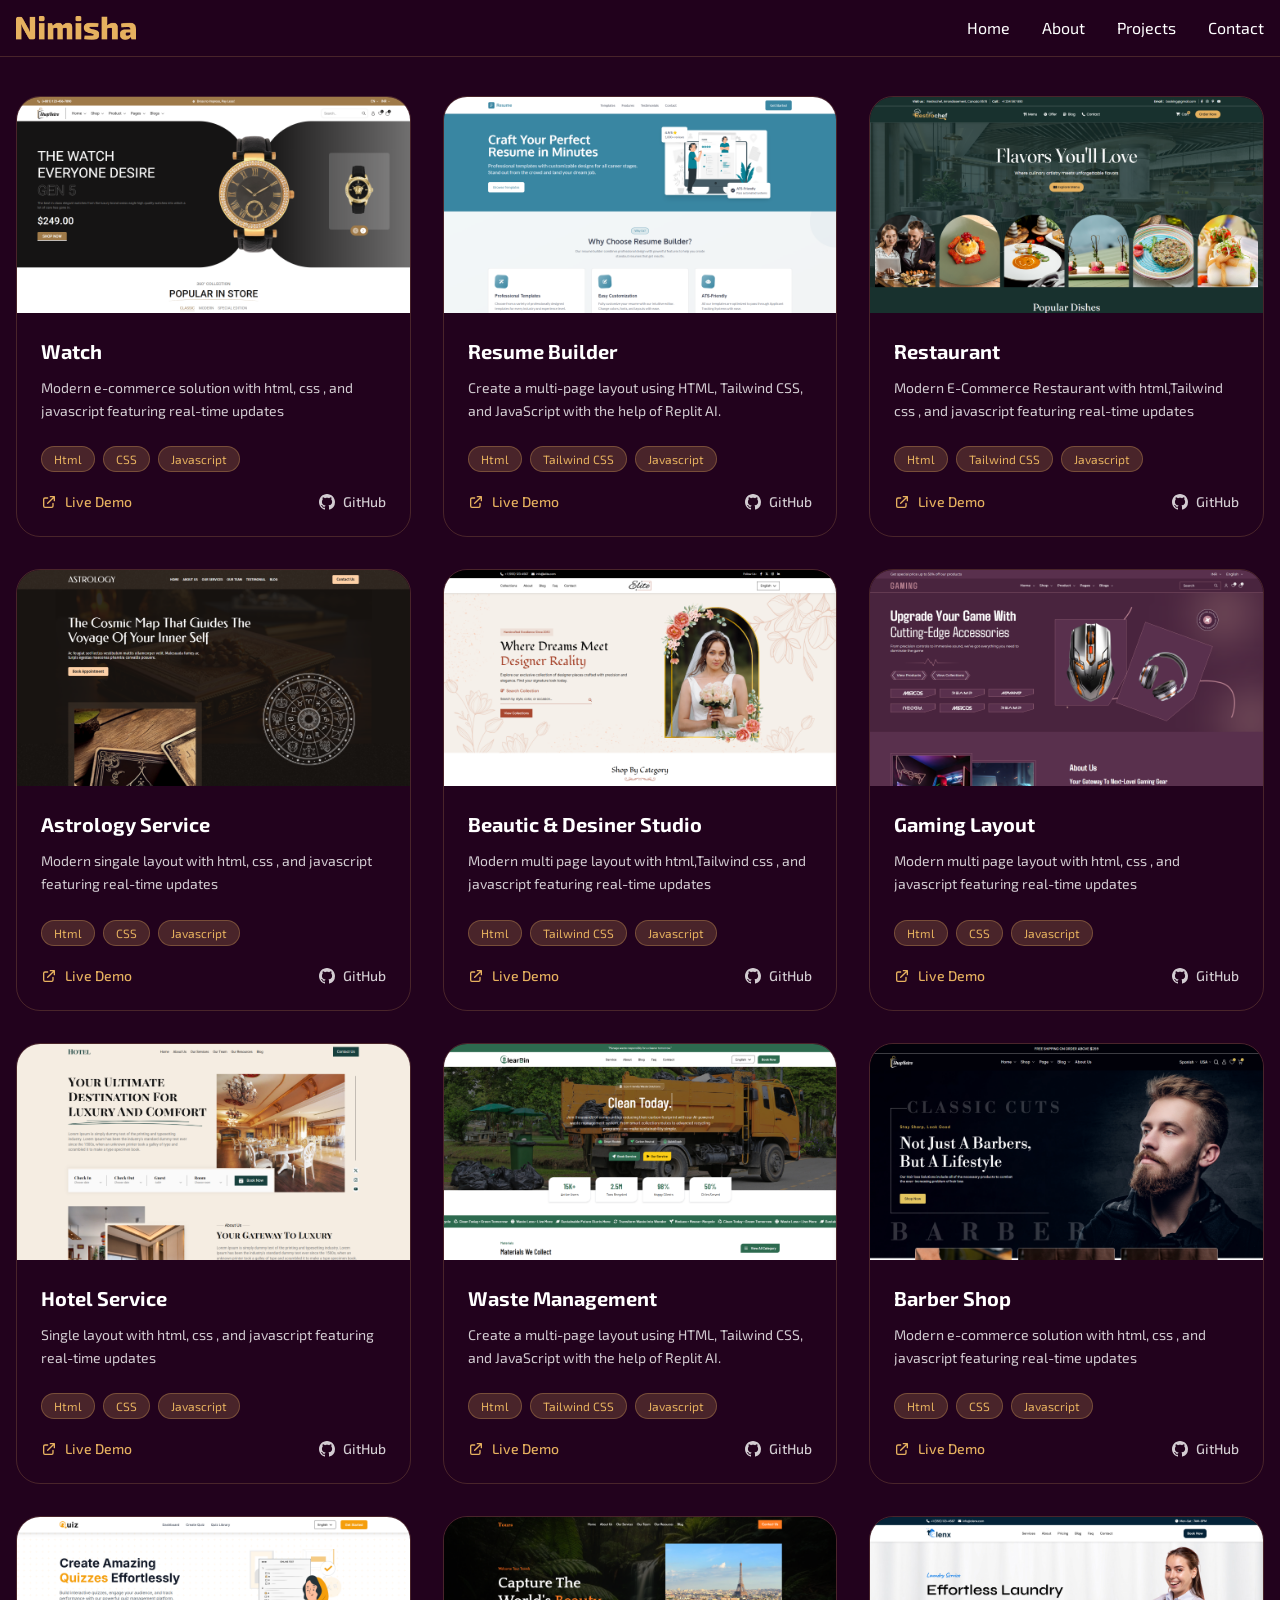
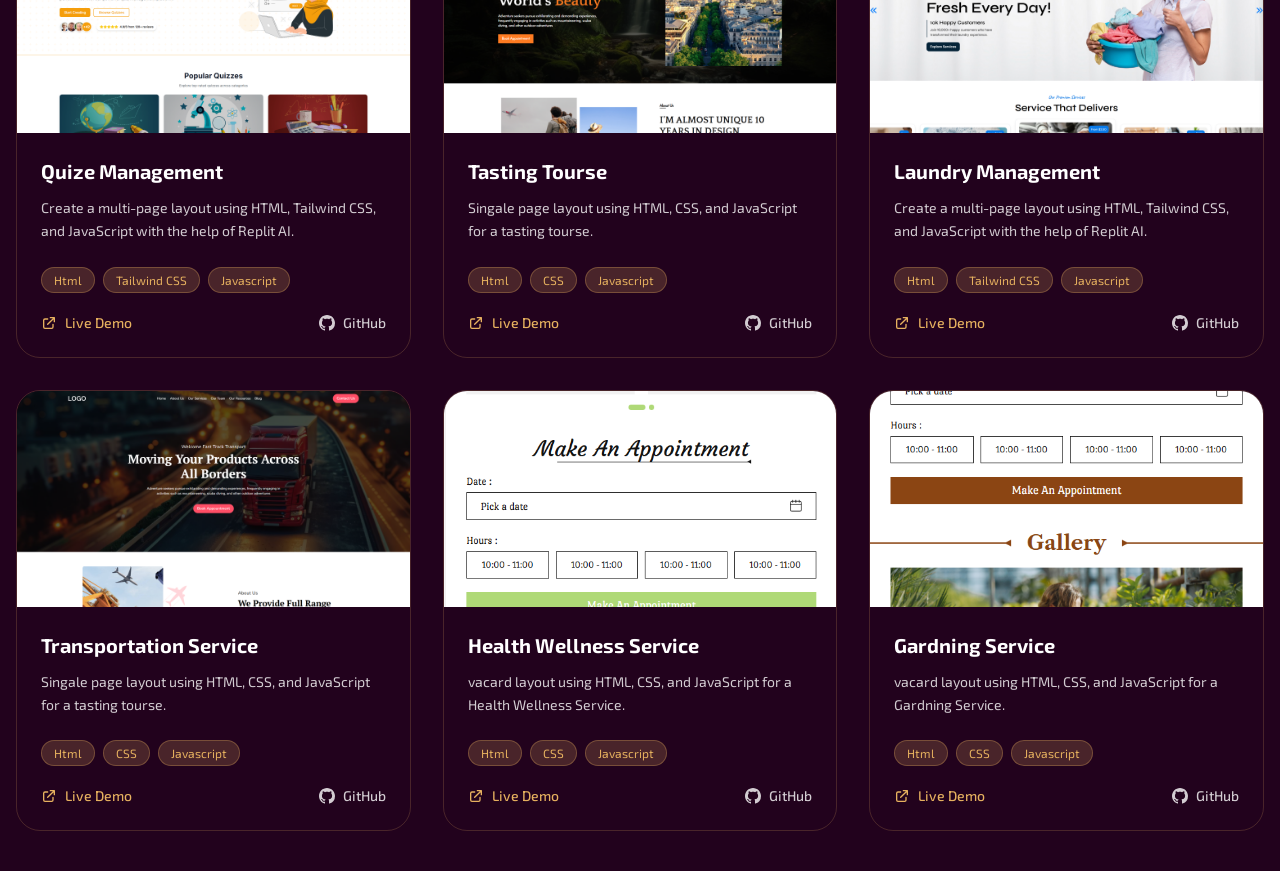
<file: src/project.html>
<!DOCTYPE html>
<html lang="en">
  <head>
    <meta charset="UTF-8" />
    <title>Nimisha | Portfolio</title>
    <meta name="author" content="Wordo" />
    <meta
      name="viewport"
      content="width=device-width, initial-scale=1.0, maximum-scale=1"
    />
    <meta
      name="description"
      content="Restaurant is a powerful dashboard addon by Wordo for managing food orders, reservations, and menus seamlessly."
    />
    <meta
      name="keywords"
      content="Restaurant, Food Dashboard, Restaurant Addon, Wordo, Restaurant Admin Panel, Food Order Management, Restaurant POS"
    />
    <link rel="icon" href="assets/images/favicon.png" />
    <link
      href="https://fonts.googleapis.com/css2?family=Exo+2:ital,wght@0,100..900;1,100..900&display=swap"
      rel="stylesheet"
    />
    <link rel="stylesheet" href="./assets/css/all.min.css" />
    <link rel="stylesheet" href="./assets/css/tailwind.css" />
    <link rel="stylesheet" href="./assets/css/responsive.css" />
  </head>

  <body>
    <!-- Header -->
    <header
      class="fixed top-0 left-0 w-full z-50 bg-accent/90 backdrop-blur-sm border-b border-primary/20"
    >
      <nav
        class="md:container w-full mx-auto px-4 py-4 flex items-center justify-between"
      >
        <a href="index.html" class="md:w-[120px] w-[100px] h-auto">
          <img
            src="assets/images/Nimisha.png"
            alt="Logo"
            class="w-full h-full object-scale-down"
          />
        </a>

        <!-- Desktop Navigation -->
        <ul class="hidden md:flex items-center space-x-8">
          <li>
            <a
              href="index.html#home"
              class="text-white hover:text-primary transition-colors"
              >Home</a
            >
          </li>
          <li>
            <a
              href="index.html#about"
              class="text-white hover:text-primary transition-colors"
              >About</a
            >
          </li>
          <li>
            <a
              href="index.html#projects"
              class="text-white hover:text-primary transition-colors"
              >Projects</a
            >
          </li>
          <li>
            <a
              href="index.html#contact"
              class="text-white hover:text-primary transition-colors"
              >Contact</a
            >
          </li>
        </ul>

        <!-- Mobile Menu Button -->
        <button
          id="mobile-menu-btn"
          class="md:hidden text-white hover:text-primary transition-colors"
        >
          <svg
            class="w-6 h-6"
            fill="none"
            stroke="currentColor"
            viewBox="0 0 24 24"
          >
            <path
              stroke-linecap="round"
              stroke-linejoin="round"
              stroke-width="2"
              d="M4 6h16M4 12h16M4 18h16"
            ></path>
          </svg>
        </button>
      </nav>

      <!-- Mobile Navigation -->
      <div
        id="mobile-menu"
        class="md:hidden hidden bg-accent border-t border-primary/20"
      >
        <ul class="px-4 py-4 space-y-4">
          <li>
            <a
              href="index.html#home"
              class="block text-white hover:text-primary transition-colors"
              >Home</a
            >
          </li>
          <li>
            <a
              href="index.html#about"
              class="block text-white hover:text-primary transition-colors"
              >About</a
            >
          </li>
          <li>
            <a
              href="index.html#projects"
              class="block text-white hover:text-primary transition-colors"
              >Projects</a
            >
          </li>
          <li>
            <a
              href="#contact"
              class="block text-white hover:text-primary transition-colors"
              >Contact</a
            >
          </li>
        </ul>
      </div>
    </header>

    <!-- Main Content -->
    <main>
      <!-- Projects Section -->
      <section id="projects" class="pt-24 pb-10">
        <!-- Background Elements -->
        <div class="container mx-auto px-4">
          <div class="grid md:grid-cols-2 lg:grid-cols-3 md:gap-8 gap-6">
            <!-- Project 1 -->
            <div
              class="project-card border border-primary/20 rounded-3xl overflow-hidden"
            >
              <div class="flex flex-col h-full">
                <div class="relative pt-[55%] overflow-hidden">
                  <img
                    src="./assets/images/project-1.png"
                    alt="Project 1"
                    class="absolute inset-0 w-full h-full object-cover object-top hover:object-bottom transition-all duration-[3s]"
                  />
                </div>
                <div class="md:p-6 p-4 relative h-full flex flex-col flex-1">
                  <div class="h-full">
                    <h3
                      class="text-xl font-bold text-white mb-3 group-hover:text-primary transition-colors duration-300"
                    >
                      Watch
                    </h3>
                    <p
                      class="text-white/80 text-sm md:mb-6 mb-4 leading-relaxed"
                    >
                      Modern e-commerce solution with html, css , and javascript
                      featuring real-time updates
                    </p>

                    <div class="flex flex-wrap gap-2 md:mb-5 mb-4">
                      <span
                        class="px-3 py-1 bg-primary/20 text-primary text-xs rounded-full border border-primary/30 hover:bg-primary/30 transition-colors duration-500"
                        >Html</span
                      >
                      <span
                        class="px-3 py-1 bg-primary/20 text-primary text-xs rounded-full border border-primary/30 hover:bg-primary/30 transition-colors duration-500"
                        >CSS</span
                      >
                      <span
                        class="px-3 py-1 bg-primary/20 text-primary text-xs rounded-full border border-primary/30 hover:bg-primary/30 transition-colors duration-500"
                        >Javascript</span
                      >
                    </div>
                  </div>
                  <div class="flex justify-between items-center">
                    <a
                      href="https://nimi-pumbhadiya.github.io/Watch-/"
                      target="_blank"
                      target="_blank"
                      class="flex items-center gap-2 text-primary hover:text-primary/80 text-sm font-medium group/link"
                    >
                      <svg
                        class="w-4 h-4 group-hover/link:translate-x-1 transition-transform"
                        fill="none"
                        stroke="currentColor"
                        viewBox="0 0 24 24"
                      >
                        <path
                          stroke-linecap="round"
                          stroke-linejoin="round"
                          stroke-width="2"
                          d="M10 6H6a2 2 0 00-2 2v10a2 2 0 002 2h10a2 2 0 002-2v-4M14 4h6m0 0v6m0-6L10 14"
                        ></path>
                      </svg>
                      Live Demo
                    </a>
                    <a
                      href="https://github.com/Nimi-Pumbhadiya/Watch-"
                      target="_blank"
                      target="_blank"
                      class="flex items-center gap-2 text-white/80 hover:text-white text-sm font-medium group/link btn-code"
                    >
                      <svg
                        class="w-4 h-4 group-hover/link:scale-110 transition-transform"
                        fill="currentColor"
                        viewBox="0 0 24 24"
                      >
                        <path
                          d="M12 0C5.37 0 0 5.37 0 12c0 5.31 3.435 9.795 8.205 11.385.6.105.825-.255.825-.57 0-.285-.015-1.23-.015-2.235-3.015.555-3.795-.735-4.035-1.41-.135-.345-.72-1.41-1.23-1.695-.42-.225-1.02-.78-.015-.795.945-.015 1.62.87 1.845 1.23 1.08 1.815 2.805 1.305 3.495.99.105-.78.42-1.305.765-1.605-2.67-.3-5.46-1.335-5.46-5.925 0-1.305.465-2.385 1.23-3.225-.12-.3-.54-1.53.12-3.18 0 0 1.005-.315 3.3 1.23.96-.27 1.98-.405 3-.405s2.04.135 3 .405c2.295-1.56 3.3-1.23 3.3-1.23.66 1.65.24 2.88.12 3.18.765.84 1.23 1.905 1.23 3.225 0 4.605-2.805 5.625-5.475 5.925.435.375.81 1.095.81 2.22 0 1.605-.015 2.895-.015 3.3 0 .315.225.69.825.57A12.02 12.02 0 0024 12c0-6.63-5.37-12-12-12z"
                        />
                      </svg>
                      GitHub
                    </a>
                  </div>
                </div>
              </div>
            </div>
            <div
              class="project-card border border-primary/20 rounded-3xl overflow-hidden"
            >
              <div class="flex flex-col h-full">
                <div class="relative pt-[55%] overflow-hidden">
                  <img
                    src="./assets/images/project-2.png"
                    alt="Project 1"
                    class="absolute inset-0 w-full h-full object-cover object-top hover:object-bottom transition-all duration-[3s]"
                  />
                </div>
                <div class="md:p-6 p-4 relative h-full flex flex-col flex-1">
                  <div class="h-full">
                    <h3
                      class="text-xl font-bold text-white mb-3 group-hover:text-primary transition-colors duration-300"
                    >
                      Resume Builder
                    </h3>
                    <p
                      class="text-white/80 text-sm md:mb-6 mb-4 leading-relaxed"
                    >
                      Create a multi-page layout using HTML, Tailwind CSS, and
                      JavaScript with the help of Replit AI.
                    </p>

                    <div class="flex flex-wrap gap-2 md:mb-5 mb-4">
                      <span
                        class="px-3 py-1 bg-primary/20 text-primary text-xs rounded-full border border-primary/30 hover:bg-primary/30 transition-colors duration-500"
                        >Html</span
                      >
                      <span
                        class="px-3 py-1 bg-primary/20 text-primary text-xs rounded-full border border-primary/30 hover:bg-primary/30 transition-colors duration-500"
                        >Tailwind CSS</span
                      >
                      <span
                        class="px-3 py-1 bg-primary/20 text-primary text-xs rounded-full border border-primary/30 hover:bg-primary/30 transition-colors duration-500"
                        >Javascript</span
                      >
                    </div>
                  </div>
                  <div class="flex justify-between items-center">
                    <a
                      href="https://nimi-pumbhadiya.github.io/Resume-Builder/"
                      target="_blank"
                      class="flex items-center gap-2 text-primary hover:text-primary/80 text-sm font-medium group/link"
                    >
                      <svg
                        class="w-4 h-4 group-hover/link:translate-x-1 transition-transform"
                        fill="none"
                        stroke="currentColor"
                        viewBox="0 0 24 24"
                      >
                        <path
                          stroke-linecap="round"
                          stroke-linejoin="round"
                          stroke-width="2"
                          d="M10 6H6a2 2 0 00-2 2v10a2 2 0 002 2h10a2 2 0 002-2v-4M14 4h6m0 0v6m0-6L10 14"
                        ></path>
                      </svg>
                      Live Demo
                    </a>
                    <a
                      href="https://github.com/Nimi-Pumbhadiya/Resume-Builder"
                      target="_blank"
                      class="flex items-center gap-2 text-white/80 hover:text-white text-sm font-medium group/link btn-code"
                    >
                      <svg
                        class="w-4 h-4 group-hover/link:scale-110 transition-transform"
                        fill="currentColor"
                        viewBox="0 0 24 24"
                      >
                        <path
                          d="M12 0C5.37 0 0 5.37 0 12c0 5.31 3.435 9.795 8.205 11.385.6.105.825-.255.825-.57 0-.285-.015-1.23-.015-2.235-3.015.555-3.795-.735-4.035-1.41-.135-.345-.72-1.41-1.23-1.695-.42-.225-1.02-.78-.015-.795.945-.015 1.62.87 1.845 1.23 1.08 1.815 2.805 1.305 3.495.99.105-.78.42-1.305.765-1.605-2.67-.3-5.46-1.335-5.46-5.925 0-1.305.465-2.385 1.23-3.225-.12-.3-.54-1.53.12-3.18 0 0 1.005-.315 3.3 1.23.96-.27 1.98-.405 3-.405s2.04.135 3 .405c2.295-1.56 3.3-1.23 3.3-1.23.66 1.65.24 2.88.12 3.18.765.84 1.23 1.905 1.23 3.225 0 4.605-2.805 5.625-5.475 5.925.435.375.81 1.095.81 2.22 0 1.605-.015 2.895-.015 3.3 0 .315.225.69.825.57A12.02 12.02 0 0024 12c0-6.63-5.37-12-12-12z"
                        />
                      </svg>
                      GitHub
                    </a>
                  </div>
                </div>
              </div>
            </div>
            <div
              class="project-card border border-primary/20 rounded-3xl overflow-hidden"
            >
              <div class="flex flex-col h-full">
                <div class="relative pt-[55%] overflow-hidden">
                  <img
                    src="./assets/images/project-3.png"
                    alt="Project 1"
                    class="absolute inset-0 w-full h-full object-cover object-top hover:object-bottom transition-all duration-[3s]"
                  />
                </div>
                <div class="md:p-6 p-4 relative h-full flex flex-col flex-1">
                  <div class="h-full">
                    <h3
                      class="text-xl font-bold text-white mb-3 group-hover:text-primary transition-colors duration-300"
                    >
                      Restaurant
                    </h3>
                    <p
                      class="text-white/80 text-sm md:mb-6 mb-4 leading-relaxed"
                    >
                      Modern E-Commerce Restaurant with html,Tailwind css , and
                      javascript featuring real-time updates
                    </p>

                    <div class="flex flex-wrap gap-2 md:mb-5 mb-4">
                      <span
                        class="px-3 py-1 bg-primary/20 text-primary text-xs rounded-full border border-primary/30 hover:bg-primary/30 transition-colors duration-500"
                        >Html</span
                      >
                      <span
                        class="px-3 py-1 bg-primary/20 text-primary text-xs rounded-full border border-primary/30 hover:bg-primary/30 transition-colors duration-500"
                        >Tailwind CSS</span
                      >
                      <span
                        class="px-3 py-1 bg-primary/20 text-primary text-xs rounded-full border border-primary/30 hover:bg-primary/30 transition-colors duration-500"
                        >Javascript</span
                      >
                    </div>
                  </div>
                  <div class="flex justify-between items-center">
                    <a
                      href="https://nimi-pumbhadiya.github.io/restaurant/cart.html"
                      target="_blank"
                      class="flex items-center gap-2 text-primary hover:text-primary/80 text-sm font-medium group/link"
                    >
                      <svg
                        class="w-4 h-4 group-hover/link:translate-x-1 transition-transform"
                        fill="none"
                        stroke="currentColor"
                        viewBox="0 0 24 24"
                      >
                        <path
                          stroke-linecap="round"
                          stroke-linejoin="round"
                          stroke-width="2"
                          d="M10 6H6a2 2 0 00-2 2v10a2 2 0 002 2h10a2 2 0 002-2v-4M14 4h6m0 0v6m0-6L10 14"
                        ></path>
                      </svg>
                      Live Demo
                    </a>
                    <a
                      href="https://github.com/Nimi-Pumbhadiya/restaurant"
                      target="_blank"
                      class="flex items-center gap-2 text-white/80 hover:text-white text-sm font-medium group/link btn-code"
                    >
                      <svg
                        class="w-4 h-4 group-hover/link:scale-110 transition-transform"
                        fill="currentColor"
                        viewBox="0 0 24 24"
                      >
                        <path
                          d="M12 0C5.37 0 0 5.37 0 12c0 5.31 3.435 9.795 8.205 11.385.6.105.825-.255.825-.57 0-.285-.015-1.23-.015-2.235-3.015.555-3.795-.735-4.035-1.41-.135-.345-.72-1.41-1.23-1.695-.42-.225-1.02-.78-.015-.795.945-.015 1.62.87 1.845 1.23 1.08 1.815 2.805 1.305 3.495.99.105-.78.42-1.305.765-1.605-2.67-.3-5.46-1.335-5.46-5.925 0-1.305.465-2.385 1.23-3.225-.12-.3-.54-1.53.12-3.18 0 0 1.005-.315 3.3 1.23.96-.27 1.98-.405 3-.405s2.04.135 3 .405c2.295-1.56 3.3-1.23 3.3-1.23.66 1.65.24 2.88.12 3.18.765.84 1.23 1.905 1.23 3.225 0 4.605-2.805 5.625-5.475 5.925.435.375.81 1.095.81 2.22 0 1.605-.015 2.895-.015 3.3 0 .315.225.69.825.57A12.02 12.02 0 0024 12c0-6.63-5.37-12-12-12z"
                        />
                      </svg>
                      GitHub
                    </a>
                  </div>
                </div>
              </div>
            </div>
            <div
              class="project-card border border-primary/20 rounded-3xl overflow-hidden"
            >
              <div class="flex flex-col h-full">
                <div class="relative pt-[55%] overflow-hidden">
                  <img
                    src="./assets/images/project-4.png"
                    alt="Project 1"
                    class="absolute inset-0 w-full h-full object-cover object-top hover:object-bottom transition-all duration-[3s]"
                  />
                </div>
                <div class="md:p-6 p-4 relative h-full flex flex-col flex-1">
                  <div class="h-full">
                    <h3
                      class="text-xl font-bold text-white mb-3 group-hover:text-primary transition-colors duration-300"
                    >
                      Astrology Service
                    </h3>
                    <p
                      class="text-white/80 text-sm md:mb-6 mb-4 leading-relaxed"
                    >
                      Modern singale layout with html, css , and javascript
                      featuring real-time updates
                    </p>

                    <div class="flex flex-wrap gap-2 md:mb-5 mb-4">
                      <span
                        class="px-3 py-1 bg-primary/20 text-primary text-xs rounded-full border border-primary/30 hover:bg-primary/30 transition-colors duration-500"
                        >Html</span
                      >
                      <span
                        class="px-3 py-1 bg-primary/20 text-primary text-xs rounded-full border border-primary/30 hover:bg-primary/30 transition-colors duration-500"
                        >CSS</span
                      >
                      <span
                        class="px-3 py-1 bg-primary/20 text-primary text-xs rounded-full border border-primary/30 hover:bg-primary/30 transition-colors duration-500"
                        >Javascript</span
                      >
                    </div>
                  </div>
                  <div class="flex justify-between items-center">
                    <a
                      href="https://nimi-pumbhadiya.github.io/Astrology-Service/"
                      target="_blank"
                      target="_blank"
                      class="flex items-center gap-2 text-primary hover:text-primary/80 text-sm font-medium group/link"
                    >
                      <svg
                        class="w-4 h-4 group-hover/link:translate-x-1 transition-transform"
                        fill="none"
                        stroke="currentColor"
                        viewBox="0 0 24 24"
                      >
                        <path
                          stroke-linecap="round"
                          stroke-linejoin="round"
                          stroke-width="2"
                          d="M10 6H6a2 2 0 00-2 2v10a2 2 0 002 2h10a2 2 0 002-2v-4M14 4h6m0 0v6m0-6L10 14"
                        ></path>
                      </svg>
                      Live Demo
                    </a>
                    <a
                      href="https://github.com/Nimi-Pumbhadiya/Astrology-Service"
                      target="_blank"
                      target="_blank"
                      class="flex items-center gap-2 text-white/80 hover:text-white text-sm font-medium group/link btn-code"
                    >
                      <svg
                        class="w-4 h-4 group-hover/link:scale-110 transition-transform"
                        fill="currentColor"
                        viewBox="0 0 24 24"
                      >
                        <path
                          d="M12 0C5.37 0 0 5.37 0 12c0 5.31 3.435 9.795 8.205 11.385.6.105.825-.255.825-.57 0-.285-.015-1.23-.015-2.235-3.015.555-3.795-.735-4.035-1.41-.135-.345-.72-1.41-1.23-1.695-.42-.225-1.02-.78-.015-.795.945-.015 1.62.87 1.845 1.23 1.08 1.815 2.805 1.305 3.495.99.105-.78.42-1.305.765-1.605-2.67-.3-5.46-1.335-5.46-5.925 0-1.305.465-2.385 1.23-3.225-.12-.3-.54-1.53.12-3.18 0 0 1.005-.315 3.3 1.23.96-.27 1.98-.405 3-.405s2.04.135 3 .405c2.295-1.56 3.3-1.23 3.3-1.23.66 1.65.24 2.88.12 3.18.765.84 1.23 1.905 1.23 3.225 0 4.605-2.805 5.625-5.475 5.925.435.375.81 1.095.81 2.22 0 1.605-.015 2.895-.015 3.3 0 .315.225.69.825.57A12.02 12.02 0 0024 12c0-6.63-5.37-12-12-12z"
                        />
                      </svg>
                      GitHub
                    </a>
                  </div>
                </div>
              </div>
            </div>
            <div
              class="project-card border border-primary/20 rounded-3xl overflow-hidden"
            >
              <div class="flex flex-col h-full">
                <div class="relative pt-[55%] overflow-hidden">
                  <img
                    src="./assets/images/project-5.png"
                    alt="Project 1"
                    class="absolute inset-0 w-full h-full object-cover object-top hover:object-bottom transition-all duration-[3s]"
                  />
                </div>
                <div class="md:p-6 p-4 relative h-full flex flex-col flex-1">
                  <div class="h-full">
                    <h3
                      class="text-xl font-bold text-white mb-3 group-hover:text-primary transition-colors duration-300"
                    >
                      Beautic & Desiner Studio
                    </h3>
                    <p
                      class="text-white/80 text-sm md:mb-6 mb-4 leading-relaxed"
                    >
                      Modern multi page layout with html,Tailwind css , and
                      javascript featuring real-time updates
                    </p>

                    <div class="flex flex-wrap gap-2 md:mb-5 mb-4">
                      <span
                        class="px-3 py-1 bg-primary/20 text-primary text-xs rounded-full border border-primary/30 hover:bg-primary/30 transition-colors duration-500"
                        >Html</span
                      >
                      <span
                        class="px-3 py-1 bg-primary/20 text-primary text-xs rounded-full border border-primary/30 hover:bg-primary/30 transition-colors duration-500"
                        >Tailwind CSS</span
                      >
                      <span
                        class="px-3 py-1 bg-primary/20 text-primary text-xs rounded-full border border-primary/30 hover:bg-primary/30 transition-colors duration-500"
                        >Javascript</span
                      >
                    </div>
                  </div>
                  <div class="flex justify-between items-center">
                    <a
                      href="https://nimi-pumbhadiya.github.io/Boutique-Designer-Studio/"
                      target="_blank"
                      class="flex items-center gap-2 text-primary hover:text-primary/80 text-sm font-medium group/link"
                    >
                      <svg
                        class="w-4 h-4 group-hover/link:translate-x-1 transition-transform"
                        fill="none"
                        stroke="currentColor"
                        viewBox="0 0 24 24"
                      >
                        <path
                          stroke-linecap="round"
                          stroke-linejoin="round"
                          stroke-width="2"
                          d="M10 6H6a2 2 0 00-2 2v10a2 2 0 002 2h10a2 2 0 002-2v-4M14 4h6m0 0v6m0-6L10 14"
                        ></path>
                      </svg>
                      Live Demo
                    </a>
                    <a
                      href="https://github.com/Nimi-Pumbhadiya/Boutique-Designer-Studio"
                      target="_blank"
                      class="flex items-center gap-2 text-white/80 hover:text-white text-sm font-medium group/link btn-code"
                    >
                      <svg
                        class="w-4 h-4 group-hover/link:scale-110 transition-transform"
                        fill="currentColor"
                        viewBox="0 0 24 24"
                      >
                        <path
                          d="M12 0C5.37 0 0 5.37 0 12c0 5.31 3.435 9.795 8.205 11.385.6.105.825-.255.825-.57 0-.285-.015-1.23-.015-2.235-3.015.555-3.795-.735-4.035-1.41-.135-.345-.72-1.41-1.23-1.695-.42-.225-1.02-.78-.015-.795.945-.015 1.62.87 1.845 1.23 1.08 1.815 2.805 1.305 3.495.99.105-.78.42-1.305.765-1.605-2.67-.3-5.46-1.335-5.46-5.925 0-1.305.465-2.385 1.23-3.225-.12-.3-.54-1.53.12-3.18 0 0 1.005-.315 3.3 1.23.96-.27 1.98-.405 3-.405s2.04.135 3 .405c2.295-1.56 3.3-1.23 3.3-1.23.66 1.65.24 2.88.12 3.18.765.84 1.23 1.905 1.23 3.225 0 4.605-2.805 5.625-5.475 5.925.435.375.81 1.095.81 2.22 0 1.605-.015 2.895-.015 3.3 0 .315.225.69.825.57A12.02 12.02 0 0024 12c0-6.63-5.37-12-12-12z"
                        />
                      </svg>
                      GitHub
                    </a>
                  </div>
                </div>
              </div>
            </div>
            <div
              class="project-card border border-primary/20 rounded-3xl overflow-hidden"
            >
              <div class="flex flex-col h-full">
                <div class="relative pt-[55%] overflow-hidden">
                  <img
                    src="./assets/images/project-6.png"
                    alt="Project 1"
                    class="absolute inset-0 w-full h-full object-cover object-top hover:object-bottom transition-all duration-[3s]"
                  />
                </div>
                <div class="md:p-6 p-4 relative h-full flex flex-col flex-1">
                  <div class="h-full">
                    <h3
                      class="text-xl font-bold text-white mb-3 group-hover:text-primary transition-colors duration-300"
                    >
                      Gaming Layout
                    </h3>
                    <p
                      class="text-white/80 text-sm md:mb-6 mb-4 leading-relaxed"
                    >
                      Modern multi page layout with html, css , and javascript
                      featuring real-time updates
                    </p>

                    <div class="flex flex-wrap gap-2 md:mb-5 mb-4">
                      <span
                        class="px-3 py-1 bg-primary/20 text-primary text-xs rounded-full border border-primary/30 hover:bg-primary/30 transition-colors duration-500"
                        >Html</span
                      >
                      <span
                        class="px-3 py-1 bg-primary/20 text-primary text-xs rounded-full border border-primary/30 hover:bg-primary/30 transition-colors duration-500"
                      >
                        CSS</span
                      >
                      <span
                        class="px-3 py-1 bg-primary/20 text-primary text-xs rounded-full border border-primary/30 hover:bg-primary/30 transition-colors duration-500"
                        >Javascript</span
                      >
                    </div>
                  </div>
                  <div class="flex justify-between items-center">
                    <a
                      href="https://nimi-pumbhadiya.github.io/Gaming/"
                      target="_blank"
                      class="flex items-center gap-2 text-primary hover:text-primary/80 text-sm font-medium group/link"
                    >
                      <svg
                        class="w-4 h-4 group-hover/link:translate-x-1 transition-transform"
                        fill="none"
                        stroke="currentColor"
                        viewBox="0 0 24 24"
                      >
                        <path
                          stroke-linecap="round"
                          stroke-linejoin="round"
                          stroke-width="2"
                          d="M10 6H6a2 2 0 00-2 2v10a2 2 0 002 2h10a2 2 0 002-2v-4M14 4h6m0 0v6m0-6L10 14"
                        ></path>
                      </svg>
                      Live Demo
                    </a>
                    <a
                      href="https://github.com/Nimi-Pumbhadiya/Gaming"
                      target="_blank"
                      class="flex items-center gap-2 text-white/80 hover:text-white text-sm font-medium group/link btn-code"
                    >
                      <svg
                        class="w-4 h-4 group-hover/link:scale-110 transition-transform"
                        fill="currentColor"
                        viewBox="0 0 24 24"
                      >
                        <path
                          d="M12 0C5.37 0 0 5.37 0 12c0 5.31 3.435 9.795 8.205 11.385.6.105.825-.255.825-.57 0-.285-.015-1.23-.015-2.235-3.015.555-3.795-.735-4.035-1.41-.135-.345-.72-1.41-1.23-1.695-.42-.225-1.02-.78-.015-.795.945-.015 1.62.87 1.845 1.23 1.08 1.815 2.805 1.305 3.495.99.105-.78.42-1.305.765-1.605-2.67-.3-5.46-1.335-5.46-5.925 0-1.305.465-2.385 1.23-3.225-.12-.3-.54-1.53.12-3.18 0 0 1.005-.315 3.3 1.23.96-.27 1.98-.405 3-.405s2.04.135 3 .405c2.295-1.56 3.3-1.23 3.3-1.23.66 1.65.24 2.88.12 3.18.765.84 1.23 1.905 1.23 3.225 0 4.605-2.805 5.625-5.475 5.925.435.375.81 1.095.81 2.22 0 1.605-.015 2.895-.015 3.3 0 .315.225.69.825.57A12.02 12.02 0 0024 12c0-6.63-5.37-12-12-12z"
                        />
                      </svg>
                      GitHub
                    </a>
                  </div>
                </div>
              </div>
            </div>
            <div
              class="project-card border border-primary/20 rounded-3xl overflow-hidden"
            >
              <div class="flex flex-col h-full">
                <div class="relative pt-[55%] overflow-hidden">
                  <img
                    src="./assets/images/project-7.png"
                    alt="Project 1"
                    class="absolute inset-0 w-full h-full object-cover object-top hover:object-bottom transition-all duration-[3s]"
                  />
                </div>
                <div class="md:p-6 p-4 relative h-full flex flex-col flex-1">
                  <div class="h-full">
                    <h3
                      class="text-xl font-bold text-white mb-3 group-hover:text-primary transition-colors duration-300"
                    >
                      Hotel Service
                    </h3>
                    <p
                      class="text-white/80 text-sm md:mb-6 mb-4 leading-relaxed"
                    >
                      Single layout with html, css , and javascript featuring
                      real-time updates
                    </p>

                    <div class="flex flex-wrap gap-2 md:mb-5 mb-4">
                      <span
                        class="px-3 py-1 bg-primary/20 text-primary text-xs rounded-full border border-primary/30 hover:bg-primary/30 transition-colors duration-500"
                        >Html</span
                      >
                      <span
                        class="px-3 py-1 bg-primary/20 text-primary text-xs rounded-full border border-primary/30 hover:bg-primary/30 transition-colors duration-500"
                      >
                        CSS</span
                      >
                      <span
                        class="px-3 py-1 bg-primary/20 text-primary text-xs rounded-full border border-primary/30 hover:bg-primary/30 transition-colors duration-500"
                        >Javascript</span
                      >
                    </div>
                  </div>
                  <div class="flex justify-between items-center">
                    <a
                      href="https://nimi-pumbhadiya.github.io/Hotel-Service/"
                      target="_blank"
                      class="flex items-center gap-2 text-primary hover:text-primary/80 text-sm font-medium group/link"
                    >
                      <svg
                        class="w-4 h-4 group-hover/link:translate-x-1 transition-transform"
                        fill="none"
                        stroke="currentColor"
                        viewBox="0 0 24 24"
                      >
                        <path
                          stroke-linecap="round"
                          stroke-linejoin="round"
                          stroke-width="2"
                          d="M10 6H6a2 2 0 00-2 2v10a2 2 0 002 2h10a2 2 0 002-2v-4M14 4h6m0 0v6m0-6L10 14"
                        ></path>
                      </svg>
                      Live Demo
                    </a>
                    <a
                      href="https://github.com/Nimi-Pumbhadiya/Hotel-Service"
                      target="_blank"
                      class="flex items-center gap-2 text-white/80 hover:text-white text-sm font-medium group/link btn-code"
                    >
                      <svg
                        class="w-4 h-4 group-hover/link:scale-110 transition-transform"
                        fill="currentColor"
                        viewBox="0 0 24 24"
                      >
                        <path
                          d="M12 0C5.37 0 0 5.37 0 12c0 5.31 3.435 9.795 8.205 11.385.6.105.825-.255.825-.57 0-.285-.015-1.23-.015-2.235-3.015.555-3.795-.735-4.035-1.41-.135-.345-.72-1.41-1.23-1.695-.42-.225-1.02-.78-.015-.795.945-.015 1.62.87 1.845 1.23 1.08 1.815 2.805 1.305 3.495.99.105-.78.42-1.305.765-1.605-2.67-.3-5.46-1.335-5.46-5.925 0-1.305.465-2.385 1.23-3.225-.12-.3-.54-1.53.12-3.18 0 0 1.005-.315 3.3 1.23.96-.27 1.98-.405 3-.405s2.04.135 3 .405c2.295-1.56 3.3-1.23 3.3-1.23.66 1.65.24 2.88.12 3.18.765.84 1.23 1.905 1.23 3.225 0 4.605-2.805 5.625-5.475 5.925.435.375.81 1.095.81 2.22 0 1.605-.015 2.895-.015 3.3 0 .315.225.69.825.57A12.02 12.02 0 0024 12c0-6.63-5.37-12-12-12z"
                        />
                      </svg>
                      GitHub
                    </a>
                  </div>
                </div>
              </div>
            </div>
            <div
              class="project-card border border-primary/20 rounded-3xl overflow-hidden"
            >
              <div class="flex flex-col h-full">
                <div class="relative pt-[55%] overflow-hidden">
                  <img
                    src="./assets/images/project-8.png"
                    alt="Project 1"
                    class="absolute inset-0 w-full h-full object-cover object-top hover:object-bottom transition-all duration-[3s]"
                  />
                </div>
                <div class="md:p-6 p-4 relative h-full flex flex-col flex-1">
                  <div class="h-full">
                    <h3
                      class="text-xl font-bold text-white mb-3 group-hover:text-primary transition-colors duration-300"
                    >
                      Waste Management
                    </h3>
                    <p
                      class="text-white/80 text-sm md:mb-6 mb-4 leading-relaxed"
                    >
                      Create a multi-page layout using HTML, Tailwind CSS, and
                      JavaScript with the help of Replit AI.
                    </p>

                    <div class="flex flex-wrap gap-2 md:mb-5 mb-4">
                      <span
                        class="px-3 py-1 bg-primary/20 text-primary text-xs rounded-full border border-primary/30 hover:bg-primary/30 transition-colors duration-500"
                        >Html</span
                      >
                      <span
                        class="px-3 py-1 bg-primary/20 text-primary text-xs rounded-full border border-primary/30 hover:bg-primary/30 transition-colors duration-500"
                      >
                        Tailwind CSS</span
                      >
                      <span
                        class="px-3 py-1 bg-primary/20 text-primary text-xs rounded-full border border-primary/30 hover:bg-primary/30 transition-colors duration-500"
                        >Javascript</span
                      >
                    </div>
                  </div>
                  <div class="flex justify-between items-center">
                    <a
                      href="https://nimi-pumbhadiya.github.io/Waste-Management-/"
                      target="_blank"
                      class="flex items-center gap-2 text-primary hover:text-primary/80 text-sm font-medium group/link"
                    >
                      <svg
                        class="w-4 h-4 group-hover/link:translate-x-1 transition-transform"
                        fill="none"
                        stroke="currentColor"
                        viewBox="0 0 24 24"
                      >
                        <path
                          stroke-linecap="round"
                          stroke-linejoin="round"
                          stroke-width="2"
                          d="M10 6H6a2 2 0 00-2 2v10a2 2 0 002 2h10a2 2 0 002-2v-4M14 4h6m0 0v6m0-6L10 14"
                        ></path>
                      </svg>
                      Live Demo
                    </a>
                    <a
                      href="https://github.com/Nimi-Pumbhadiya/Waste-Management-"
                      target="_blank"
                      class="flex items-center gap-2 text-white/80 hover:text-white text-sm font-medium group/link btn-code"
                    >
                      <svg
                        class="w-4 h-4 group-hover/link:scale-110 transition-transform"
                        fill="currentColor"
                        viewBox="0 0 24 24"
                      >
                        <path
                          d="M12 0C5.37 0 0 5.37 0 12c0 5.31 3.435 9.795 8.205 11.385.6.105.825-.255.825-.57 0-.285-.015-1.23-.015-2.235-3.015.555-3.795-.735-4.035-1.41-.135-.345-.72-1.41-1.23-1.695-.42-.225-1.02-.78-.015-.795.945-.015 1.62.87 1.845 1.23 1.08 1.815 2.805 1.305 3.495.99.105-.78.42-1.305.765-1.605-2.67-.3-5.46-1.335-5.46-5.925 0-1.305.465-2.385 1.23-3.225-.12-.3-.54-1.53.12-3.18 0 0 1.005-.315 3.3 1.23.96-.27 1.98-.405 3-.405s2.04.135 3 .405c2.295-1.56 3.3-1.23 3.3-1.23.66 1.65.24 2.88.12 3.18.765.84 1.23 1.905 1.23 3.225 0 4.605-2.805 5.625-5.475 5.925.435.375.81 1.095.81 2.22 0 1.605-.015 2.895-.015 3.3 0 .315.225.69.825.57A12.02 12.02 0 0024 12c0-6.63-5.37-12-12-12z"
                        />
                      </svg>
                      GitHub
                    </a>
                  </div>
                </div>
              </div>
            </div>
            <div
              class="project-card border border-primary/20 rounded-3xl overflow-hidden"
            >
              <div class="flex flex-col h-full">
                <div class="relative pt-[55%] overflow-hidden">
                  <img
                    src="./assets/images/project-9.png"
                    alt="Project 1"
                    class="absolute inset-0 w-full h-full object-cover object-top hover:object-bottom transition-all duration-[3s]"
                  />
                </div>
                <div class="md:p-6 p-4 relative h-full flex flex-col flex-1">
                  <div class="h-full">
                    <h3
                      class="text-xl font-bold text-white mb-3 group-hover:text-primary transition-colors duration-300"
                    >
                      Barber Shop
                    </h3>
                    <p
                      class="text-white/80 text-sm md:mb-6 mb-4 leading-relaxed"
                    >
                      Modern e-commerce solution with html, css , and javascript
                      featuring real-time updates
                    </p>

                    <div class="flex flex-wrap gap-2 md:mb-5 mb-4">
                      <span
                        class="px-3 py-1 bg-primary/20 text-primary text-xs rounded-full border border-primary/30 hover:bg-primary/30 transition-colors duration-500"
                        >Html</span
                      >
                      <span
                        class="px-3 py-1 bg-primary/20 text-primary text-xs rounded-full border border-primary/30 hover:bg-primary/30 transition-colors duration-500"
                      >
                        CSS</span
                      >
                      <span
                        class="px-3 py-1 bg-primary/20 text-primary text-xs rounded-full border border-primary/30 hover:bg-primary/30 transition-colors duration-500"
                        >Javascript</span
                      >
                    </div>
                  </div>
                  <div class="flex justify-between items-center">
                    <a
                      href="https://nimi-pumbhadiya.github.io/Barber/product.html"
                      target="_blank"
                      target="_blank"
                      class="flex items-center gap-2 text-primary hover:text-primary/80 text-sm font-medium group/link"
                    >
                      <svg
                        class="w-4 h-4 group-hover/link:translate-x-1 transition-transform"
                        fill="none"
                        stroke="currentColor"
                        viewBox="0 0 24 24"
                      >
                        <path
                          stroke-linecap="round"
                          stroke-linejoin="round"
                          stroke-width="2"
                          d="M10 6H6a2 2 0 00-2 2v10a2 2 0 002 2h10a2 2 0 002-2v-4M14 4h6m0 0v6m0-6L10 14"
                        ></path>
                      </svg>
                      Live Demo
                    </a>
                    <a
                      href="https://github.com/Nimi-Pumbhadiya/Barber"
                      target="_blank"
                      target="_blank"
                      class="flex items-center gap-2 text-white/80 hover:text-white text-sm font-medium group/link btn-code"
                    >
                      <svg
                        class="w-4 h-4 group-hover/link:scale-110 transition-transform"
                        fill="currentColor"
                        viewBox="0 0 24 24"
                      >
                        <path
                          d="M12 0C5.37 0 0 5.37 0 12c0 5.31 3.435 9.795 8.205 11.385.6.105.825-.255.825-.57 0-.285-.015-1.23-.015-2.235-3.015.555-3.795-.735-4.035-1.41-.135-.345-.72-1.41-1.23-1.695-.42-.225-1.02-.78-.015-.795.945-.015 1.62.87 1.845 1.23 1.08 1.815 2.805 1.305 3.495.99.105-.78.42-1.305.765-1.605-2.67-.3-5.46-1.335-5.46-5.925 0-1.305.465-2.385 1.23-3.225-.12-.3-.54-1.53.12-3.18 0 0 1.005-.315 3.3 1.23.96-.27 1.98-.405 3-.405s2.04.135 3 .405c2.295-1.56 3.3-1.23 3.3-1.23.66 1.65.24 2.88.12 3.18.765.84 1.23 1.905 1.23 3.225 0 4.605-2.805 5.625-5.475 5.925.435.375.81 1.095.81 2.22 0 1.605-.015 2.895-.015 3.3 0 .315.225.69.825.57A12.02 12.02 0 0024 12c0-6.63-5.37-12-12-12z"
                        />
                      </svg>
                      GitHub
                    </a>
                  </div>
                </div>
              </div>
            </div>
            <div
              class="project-card border border-primary/20 rounded-3xl overflow-hidden"
            >
              <div class="flex flex-col h-full">
                <div class="relative pt-[55%] overflow-hidden">
                  <img
                    src="./assets/images/project-10.png"
                    alt="Project 1"
                    class="absolute inset-0 w-full h-full object-cover object-top hover:object-bottom transition-all duration-[3s]"
                  />
                </div>
                <div class="md:p-6 p-4 relative h-full flex flex-col flex-1">
                  <div class="h-full">
                    <h3
                      class="text-xl font-bold text-white mb-3 group-hover:text-primary transition-colors duration-300"
                    >
                      Quize management
                    </h3>
                    <p
                      class="text-white/80 text-sm md:mb-6 mb-4 leading-relaxed"
                    >
                      Create a multi-page layout using HTML, Tailwind CSS, and
                      JavaScript with the help of Replit AI.
                    </p>

                    <div class="flex flex-wrap gap-2 md:mb-5 mb-4">
                      <span
                        class="px-3 py-1 bg-primary/20 text-primary text-xs rounded-full border border-primary/30 hover:bg-primary/30 transition-colors duration-500"
                        >Html</span
                      >
                      <span
                        class="px-3 py-1 bg-primary/20 text-primary text-xs rounded-full border border-primary/30 hover:bg-primary/30 transition-colors duration-500"
                      >
                        Tailwind CSS</span
                      >
                      <span
                        class="px-3 py-1 bg-primary/20 text-primary text-xs rounded-full border border-primary/30 hover:bg-primary/30 transition-colors duration-500"
                        >Javascript</span
                      >
                    </div>
                  </div>
                  <div class="flex justify-between items-center">
                    <a
                      href="https://nimi-pumbhadiya.github.io/Quiz-Management/"
                      target="_blank"
                      class="flex items-center gap-2 text-primary hover:text-primary/80 text-sm font-medium group/link"
                    >
                      <svg
                        class="w-4 h-4 group-hover/link:translate-x-1 transition-transform"
                        fill="none"
                        stroke="currentColor"
                        viewBox="0 0 24 24"
                      >
                        <path
                          stroke-linecap="round"
                          stroke-linejoin="round"
                          stroke-width="2"
                          d="M10 6H6a2 2 0 00-2 2v10a2 2 0 002 2h10a2 2 0 002-2v-4M14 4h6m0 0v6m0-6L10 14"
                        ></path>
                      </svg>
                      Live Demo
                    </a>
                    <a
                      href="https://github.com/Nimi-Pumbhadiya/Quiz-Management"
                      target="_blank"
                      class="flex items-center gap-2 text-white/80 hover:text-white text-sm font-medium group/link btn-code"
                    >
                      <svg
                        class="w-4 h-4 group-hover/link:scale-110 transition-transform"
                        fill="currentColor"
                        viewBox="0 0 24 24"
                      >
                        <path
                          d="M12 0C5.37 0 0 5.37 0 12c0 5.31 3.435 9.795 8.205 11.385.6.105.825-.255.825-.57 0-.285-.015-1.23-.015-2.235-3.015.555-3.795-.735-4.035-1.41-.135-.345-.72-1.41-1.23-1.695-.42-.225-1.02-.78-.015-.795.945-.015 1.62.87 1.845 1.23 1.08 1.815 2.805 1.305 3.495.99.105-.78.42-1.305.765-1.605-2.67-.3-5.46-1.335-5.46-5.925 0-1.305.465-2.385 1.23-3.225-.12-.3-.54-1.53.12-3.18 0 0 1.005-.315 3.3 1.23.96-.27 1.98-.405 3-.405s2.04.135 3 .405c2.295-1.56 3.3-1.23 3.3-1.23.66 1.65.24 2.88.12 3.18.765.84 1.23 1.905 1.23 3.225 0 4.605-2.805 5.625-5.475 5.925.435.375.81 1.095.81 2.22 0 1.605-.015 2.895-.015 3.3 0 .315.225.69.825.57A12.02 12.02 0 0024 12c0-6.63-5.37-12-12-12z"
                        />
                      </svg>
                      GitHub
                    </a>
                  </div>
                </div>
              </div>
            </div>
            <div
              class="project-card border border-primary/20 rounded-3xl overflow-hidden"
            >
              <div class="flex flex-col h-full">
                <div class="relative pt-[55%] overflow-hidden">
                  <img
                    src="./assets/images/project-11.png"
                    alt="Project 1"
                    class="absolute inset-0 w-full h-full object-cover object-top hover:object-bottom transition-all duration-[3s]"
                  />
                </div>
                <div class="md:p-6 p-4 relative h-full flex flex-col flex-1">
                  <div class="h-full">
                    <h3
                      class="text-xl font-bold text-white mb-3 group-hover:text-primary transition-colors duration-300"
                    >
                      Tasting Tourse
                    </h3>
                    <p
                      class="text-white/80 text-sm md:mb-6 mb-4 leading-relaxed"
                    >
                      Singale page layout using HTML, CSS, and JavaScript for a
                      tasting tourse.
                    </p>

                    <div class="flex flex-wrap gap-2 md:mb-5 mb-4">
                      <span
                        class="px-3 py-1 bg-primary/20 text-primary text-xs rounded-full border border-primary/30 hover:bg-primary/30 transition-colors duration-500"
                        >Html</span
                      >
                      <span
                        class="px-3 py-1 bg-primary/20 text-primary text-xs rounded-full border border-primary/30 hover:bg-primary/30 transition-colors duration-500"
                      >
                        CSS</span
                      >
                      <span
                        class="px-3 py-1 bg-primary/20 text-primary text-xs rounded-full border border-primary/30 hover:bg-primary/30 transition-colors duration-500"
                        >Javascript</span
                      >
                    </div>
                  </div>
                  <div class="flex justify-between items-center">
                    <a
                      href="https://nimi-pumbhadiya.github.io/Tasting-Tours/"
                      target="_blank"
                      class="flex items-center gap-2 text-primary hover:text-primary/80 text-sm font-medium group/link"
                    >
                      <svg
                        class="w-4 h-4 group-hover/link:translate-x-1 transition-transform"
                        fill="none"
                        stroke="currentColor"
                        viewBox="0 0 24 24"
                      >
                        <path
                          stroke-linecap="round"
                          stroke-linejoin="round"
                          stroke-width="2"
                          d="M10 6H6a2 2 0 00-2 2v10a2 2 0 002 2h10a2 2 0 002-2v-4M14 4h6m0 0v6m0-6L10 14"
                        ></path>
                      </svg>
                      Live Demo
                    </a>
                    <a
                      href="https://github.com/Nimi-Pumbhadiya/Tasting-Tours"
                      target="_blank"
                      class="flex items-center gap-2 text-white/80 hover:text-white text-sm font-medium group/link btn-code"
                    >
                      <svg
                        class="w-4 h-4 group-hover/link:scale-110 transition-transform"
                        fill="currentColor"
                        viewBox="0 0 24 24"
                      >
                        <path
                          d="M12 0C5.37 0 0 5.37 0 12c0 5.31 3.435 9.795 8.205 11.385.6.105.825-.255.825-.57 0-.285-.015-1.23-.015-2.235-3.015.555-3.795-.735-4.035-1.41-.135-.345-.72-1.41-1.23-1.695-.42-.225-1.02-.78-.015-.795.945-.015 1.62.87 1.845 1.23 1.08 1.815 2.805 1.305 3.495.99.105-.78.42-1.305.765-1.605-2.67-.3-5.46-1.335-5.46-5.925 0-1.305.465-2.385 1.23-3.225-.12-.3-.54-1.53.12-3.18 0 0 1.005-.315 3.3 1.23.96-.27 1.98-.405 3-.405s2.04.135 3 .405c2.295-1.56 3.3-1.23 3.3-1.23.66 1.65.24 2.88.12 3.18.765.84 1.23 1.905 1.23 3.225 0 4.605-2.805 5.625-5.475 5.925.435.375.81 1.095.81 2.22 0 1.605-.015 2.895-.015 3.3 0 .315.225.69.825.57A12.02 12.02 0 0024 12c0-6.63-5.37-12-12-12z"
                        />
                      </svg>
                      GitHub
                    </a>
                  </div>
                </div>
              </div>
            </div>
            <div
              class="project-card border border-primary/20 rounded-3xl overflow-hidden"
            >
              <div class="flex flex-col h-full">
                <div class="relative pt-[55%] overflow-hidden">
                  <img
                    src="./assets/images/project-12.png"
                    alt="Project 1"
                    class="absolute inset-0 w-full h-full object-cover object-top hover:object-bottom transition-all duration-[3s]"
                  />
                </div>
                <div class="md:p-6 p-4 relative h-full flex flex-col flex-1">
                  <div class="h-full">
                    <h3
                      class="text-xl font-bold text-white mb-3 group-hover:text-primary transition-colors duration-300"
                    >
                      Laundry Management
                    </h3>
                    <p
                      class="text-white/80 text-sm md:mb-6 mb-4 leading-relaxed"
                    >
                      Create a multi-page layout using HTML, Tailwind CSS, and
                      JavaScript with the help of Replit AI.
                    </p>

                    <div class="flex flex-wrap gap-2 md:mb-5 mb-4">
                      <span
                        class="px-3 py-1 bg-primary/20 text-primary text-xs rounded-full border border-primary/30 hover:bg-primary/30 transition-colors duration-500"
                        >Html</span
                      >
                      <span
                        class="px-3 py-1 bg-primary/20 text-primary text-xs rounded-full border border-primary/30 hover:bg-primary/30 transition-colors duration-500"
                      >
                        Tailwind CSS</span
                      >
                      <span
                        class="px-3 py-1 bg-primary/20 text-primary text-xs rounded-full border border-primary/30 hover:bg-primary/30 transition-colors duration-500"
                        >Javascript</span
                      >
                    </div>
                  </div>
                  <div class="flex justify-between items-center">
                    <a
                      href="https://nimi-pumbhadiya.github.io/Laundry-Management-/"
                      target="_blank"
                      class="flex items-center gap-2 text-primary hover:text-primary/80 text-sm font-medium group/link"
                    >
                      <svg
                        class="w-4 h-4 group-hover/link:translate-x-1 transition-transform"
                        fill="none"
                        stroke="currentColor"
                        viewBox="0 0 24 24"
                      >
                        <path
                          stroke-linecap="round"
                          stroke-linejoin="round"
                          stroke-width="2"
                          d="M10 6H6a2 2 0 00-2 2v10a2 2 0 002 2h10a2 2 0 002-2v-4M14 4h6m0 0v6m0-6L10 14"
                        ></path>
                      </svg>
                      Live Demo
                    </a>
                    <a
                      href="https://github.com/Nimi-Pumbhadiya/Laundry-Management-"
                      target="_blank"
                      class="flex items-center gap-2 text-white/80 hover:text-white text-sm font-medium group/link btn-code"
                    >
                      <svg
                        class="w-4 h-4 group-hover/link:scale-110 transition-transform"
                        fill="currentColor"
                        viewBox="0 0 24 24"
                      >
                        <path
                          d="M12 0C5.37 0 0 5.37 0 12c0 5.31 3.435 9.795 8.205 11.385.6.105.825-.255.825-.57 0-.285-.015-1.23-.015-2.235-3.015.555-3.795-.735-4.035-1.41-.135-.345-.72-1.41-1.23-1.695-.42-.225-1.02-.78-.015-.795.945-.015 1.62.87 1.845 1.23 1.08 1.815 2.805 1.305 3.495.99.105-.78.42-1.305.765-1.605-2.67-.3-5.46-1.335-5.46-5.925 0-1.305.465-2.385 1.23-3.225-.12-.3-.54-1.53.12-3.18 0 0 1.005-.315 3.3 1.23.96-.27 1.98-.405 3-.405s2.04.135 3 .405c2.295-1.56 3.3-1.23 3.3-1.23.66 1.65.24 2.88.12 3.18.765.84 1.23 1.905 1.23 3.225 0 4.605-2.805 5.625-5.475 5.925.435.375.81 1.095.81 2.22 0 1.605-.015 2.895-.015 3.3 0 .315.225.69.825.57A12.02 12.02 0 0024 12c0-6.63-5.37-12-12-12z"
                        />
                      </svg>
                      GitHub
                    </a>
                  </div>
                </div>
              </div>
            </div>
            <div
              class="project-card border border-primary/20 rounded-3xl overflow-hidden"
            >
              <div class="flex flex-col h-full">
                <div class="relative pt-[55%] overflow-hidden">
                  <img
                    src="./assets/images/project-13.png"
                    alt="Project 1"
                    class="absolute inset-0 w-full h-full object-cover object-top hover:object-bottom transition-all duration-[3s]"
                  />
                </div>
                <div class="md:p-6 p-4 relative h-full flex flex-col flex-1">
                  <div class="h-full">
                    <h3
                      class="text-xl font-bold text-white mb-3 group-hover:text-primary transition-colors duration-300"
                    >
                      Transportation Service
                    </h3>
                    <p
                      class="text-white/80 text-sm md:mb-6 mb-4 leading-relaxed"
                    >
                      Singale page layout using HTML, CSS, and JavaScript for a
                      tasting tourse.
                    </p>

                    <div class="flex flex-wrap gap-2 md:mb-5 mb-4">
                      <span
                        class="px-3 py-1 bg-primary/20 text-primary text-xs rounded-full border border-primary/30 hover:bg-primary/30 transition-colors duration-500"
                        >Html</span
                      >
                      <span
                        class="px-3 py-1 bg-primary/20 text-primary text-xs rounded-full border border-primary/30 hover:bg-primary/30 transition-colors duration-500"
                      >
                        CSS</span
                      >
                      <span
                        class="px-3 py-1 bg-primary/20 text-primary text-xs rounded-full border border-primary/30 hover:bg-primary/30 transition-colors duration-500"
                        >Javascript</span
                      >
                    </div>
                  </div>
                  <div class="flex justify-between items-center">
                    <a
                      href="https://nimi-pumbhadiya.github.io/Transportation-Service/"
                      target="_blank"
                      class="flex items-center gap-2 text-primary hover:text-primary/80 text-sm font-medium group/link"
                    >
                      <svg
                        class="w-4 h-4 group-hover/link:translate-x-1 transition-transform"
                        fill="none"
                        stroke="currentColor"
                        viewBox="0 0 24 24"
                      >
                        <path
                          stroke-linecap="round"
                          stroke-linejoin="round"
                          stroke-width="2"
                          d="M10 6H6a2 2 0 00-2 2v10a2 2 0 002 2h10a2 2 0 002-2v-4M14 4h6m0 0v6m0-6L10 14"
                        ></path>
                      </svg>
                      Live Demo
                    </a>
                    <a
                      href="https://github.com/Nimi-Pumbhadiya/Transportation-Service"
                      target="_blank"
                      class="flex items-center gap-2 text-white/80 hover:text-white text-sm font-medium group/link btn-code"
                    >
                      <svg
                        class="w-4 h-4 group-hover/link:scale-110 transition-transform"
                        fill="currentColor"
                        viewBox="0 0 24 24"
                      >
                        <path
                          d="M12 0C5.37 0 0 5.37 0 12c0 5.31 3.435 9.795 8.205 11.385.6.105.825-.255.825-.57 0-.285-.015-1.23-.015-2.235-3.015.555-3.795-.735-4.035-1.41-.135-.345-.72-1.41-1.23-1.695-.42-.225-1.02-.78-.015-.795.945-.015 1.62.87 1.845 1.23 1.08 1.815 2.805 1.305 3.495.99.105-.78.42-1.305.765-1.605-2.67-.3-5.46-1.335-5.46-5.925 0-1.305.465-2.385 1.23-3.225-.12-.3-.54-1.53.12-3.18 0 0 1.005-.315 3.3 1.23.96-.27 1.98-.405 3-.405s2.04.135 3 .405c2.295-1.56 3.3-1.23 3.3-1.23.66 1.65.24 2.88.12 3.18.765.84 1.23 1.905 1.23 3.225 0 4.605-2.805 5.625-5.475 5.925.435.375.81 1.095.81 2.22 0 1.605-.015 2.895-.015 3.3 0 .315.225.69.825.57A12.02 12.02 0 0024 12c0-6.63-5.37-12-12-12z"
                        />
                      </svg>
                      GitHub
                    </a>
                  </div>
                </div>
              </div>
            </div>
            <div
              class="project-card border border-primary/20 rounded-3xl overflow-hidden"
            >
              <div class="flex flex-col h-full">
                <div class="relative pt-[55%] overflow-hidden">
                  <img
                    src="./assets/images/project-14.png"
                    alt="Project 1"
                    class="absolute inset-0 w-full h-full object-cover object-top hover:object-bottom transition-all duration-[3s]"
                  />
                </div>
                <div class="md:p-6 p-4 relative h-full flex flex-col flex-1">
                  <div class="h-full">
                    <h3
                      class="text-xl font-bold text-white mb-3 group-hover:text-primary transition-colors duration-300"
                    >
                      Health Wellness Service
                    </h3>
                    <p
                      class="text-white/80 text-sm md:mb-6 mb-4 leading-relaxed"
                    >
                      vacard layout using HTML, CSS, and JavaScript for a Health
                      Wellness Service.
                    </p>

                    <div class="flex flex-wrap gap-2 md:mb-5 mb-4">
                      <span
                        class="px-3 py-1 bg-primary/20 text-primary text-xs rounded-full border border-primary/30 hover:bg-primary/30 transition-colors duration-500"
                        >Html</span
                      >
                      <span
                        class="px-3 py-1 bg-primary/20 text-primary text-xs rounded-full border border-primary/30 hover:bg-primary/30 transition-colors duration-500"
                      >
                        CSS</span
                      >
                      <span
                        class="px-3 py-1 bg-primary/20 text-primary text-xs rounded-full border border-primary/30 hover:bg-primary/30 transition-colors duration-500"
                        >Javascript</span
                      >
                    </div>
                  </div>
                  <div class="flex justify-between items-center">
                    <a
                      href="https://nimi-pumbhadiya.github.io/Health-Wellness/"
                      target="_blank"
                      class="flex items-center gap-2 text-primary hover:text-primary/80 text-sm font-medium group/link"
                    >
                      <svg
                        class="w-4 h-4 group-hover/link:translate-x-1 transition-transform"
                        fill="none"
                        stroke="currentColor"
                        viewBox="0 0 24 24"
                      >
                        <path
                          stroke-linecap="round"
                          stroke-linejoin="round"
                          stroke-width="2"
                          d="M10 6H6a2 2 0 00-2 2v10a2 2 0 002 2h10a2 2 0 002-2v-4M14 4h6m0 0v6m0-6L10 14"
                        ></path>
                      </svg>
                      Live Demo
                    </a>
                    <a
                      href="https://github.com/Nimi-Pumbhadiya/Health-Wellness"
                      target="_blank"
                      class="flex items-center gap-2 text-white/80 hover:text-white text-sm font-medium group/link btn-code"
                    >
                      <svg
                        class="w-4 h-4 group-hover/link:scale-110 transition-transform"
                        fill="currentColor"
                        viewBox="0 0 24 24"
                      >
                        <path
                          d="M12 0C5.37 0 0 5.37 0 12c0 5.31 3.435 9.795 8.205 11.385.6.105.825-.255.825-.57 0-.285-.015-1.23-.015-2.235-3.015.555-3.795-.735-4.035-1.41-.135-.345-.72-1.41-1.23-1.695-.42-.225-1.02-.78-.015-.795.945-.015 1.62.87 1.845 1.23 1.08 1.815 2.805 1.305 3.495.99.105-.78.42-1.305.765-1.605-2.67-.3-5.46-1.335-5.46-5.925 0-1.305.465-2.385 1.23-3.225-.12-.3-.54-1.53.12-3.18 0 0 1.005-.315 3.3 1.23.96-.27 1.98-.405 3-.405s2.04.135 3 .405c2.295-1.56 3.3-1.23 3.3-1.23.66 1.65.24 2.88.12 3.18.765.84 1.23 1.905 1.23 3.225 0 4.605-2.805 5.625-5.475 5.925.435.375.81 1.095.81 2.22 0 1.605-.015 2.895-.015 3.3 0 .315.225.69.825.57A12.02 12.02 0 0024 12c0-6.63-5.37-12-12-12z"
                        />
                      </svg>
                      GitHub
                    </a>
                  </div>
                </div>
              </div>
            </div>
            <div
              class="project-card border border-primary/20 rounded-3xl overflow-hidden"
            >
              <div class="flex flex-col h-full">
                <div class="relative pt-[55%] overflow-hidden">
                  <img
                    src="./assets/images/project-15.png"
                    alt="Project 1"
                    class="absolute inset-0 w-full h-full object-cover object-top hover:object-bottom transition-all duration-[3s]"
                  />
                </div>
                <div class="md:p-6 p-4 relative h-full flex flex-col flex-1">
                  <div class="h-full">
                    <h3
                      class="text-xl font-bold text-white mb-3 group-hover:text-primary transition-colors duration-300"
                    >
                      Gardning Service
                    </h3>
                    <p
                      class="text-white/80 text-sm md:mb-6 mb-4 leading-relaxed"
                    >
                      vacard layout using HTML, CSS, and JavaScript for a
                      Gardning Service.
                    </p>

                    <div class="flex flex-wrap gap-2 md:mb-5 mb-4">
                      <span
                        class="px-3 py-1 bg-primary/20 text-primary text-xs rounded-full border border-primary/30 hover:bg-primary/30 transition-colors duration-500"
                        >Html</span
                      >
                      <span
                        class="px-3 py-1 bg-primary/20 text-primary text-xs rounded-full border border-primary/30 hover:bg-primary/30 transition-colors duration-500"
                      >
                        CSS</span
                      >
                      <span
                        class="px-3 py-1 bg-primary/20 text-primary text-xs rounded-full border border-primary/30 hover:bg-primary/30 transition-colors duration-500"
                        >Javascript</span
                      >
                    </div>
                  </div>
                  <div class="flex justify-between items-center">
                    <a
                      href="https://nimi-pumbhadiya.github.io/Gardening/"
                      target="_blank"
                      class="flex items-center gap-2 text-primary hover:text-primary/80 text-sm font-medium group/link"
                    >
                      <svg
                        class="w-4 h-4 group-hover/link:translate-x-1 transition-transform"
                        fill="none"
                        stroke="currentColor"
                        viewBox="0 0 24 24"
                      >
                        <path
                          stroke-linecap="round"
                          stroke-linejoin="round"
                          stroke-width="2"
                          d="M10 6H6a2 2 0 00-2 2v10a2 2 0 002 2h10a2 2 0 002-2v-4M14 4h6m0 0v6m0-6L10 14"
                        ></path>
                      </svg>
                      Live Demo
                    </a>
                    <a
                      href="https://github.com/Nimi-Pumbhadiya/Gardening"
                      target="_blank"
                      class="flex items-center gap-2 text-white/80 hover:text-white text-sm font-medium group/link btn-code"
                    >
                      <svg
                        class="w-4 h-4 group-hover/link:scale-110 transition-transform"
                        fill="currentColor"
                        viewBox="0 0 24 24"
                      >
                        <path
                          d="M12 0C5.37 0 0 5.37 0 12c0 5.31 3.435 9.795 8.205 11.385.6.105.825-.255.825-.57 0-.285-.015-1.23-.015-2.235-3.015.555-3.795-.735-4.035-1.41-.135-.345-.72-1.41-1.23-1.695-.42-.225-1.02-.78-.015-.795.945-.015 1.62.87 1.845 1.23 1.08 1.815 2.805 1.305 3.495.99.105-.78.42-1.305.765-1.605-2.67-.3-5.46-1.335-5.46-5.925 0-1.305.465-2.385 1.23-3.225-.12-.3-.54-1.53.12-3.18 0 0 1.005-.315 3.3 1.23.96-.27 1.98-.405 3-.405s2.04.135 3 .405c2.295-1.56 3.3-1.23 3.3-1.23.66 1.65.24 2.88.12 3.18.765.84 1.23 1.905 1.23 3.225 0 4.605-2.805 5.625-5.475 5.925.435.375.81 1.095.81 2.22 0 1.605-.015 2.895-.015 3.3 0 .315.225.69.825.57A12.02 12.02 0 0024 12c0-6.63-5.37-12-12-12z"
                        />
                      </svg>
                      GitHub
                    </a>
                  </div>
                </div>
              </div>
            </div>
          </div>
        </div>
      </section>
    </main>

    <script src="./assets/js/main.js" defer></script>
  </body>
</html>
</file>
<file: src/assets/css/responsive.css>
@media screen and (max-width:767px) {

    .btn-primary,
    .btn-secondary {
        font-size: 14px;
    }

    .btn-primary svg,
    .btn-secondary svg {
        width: 17px;
    }
}
</file>
